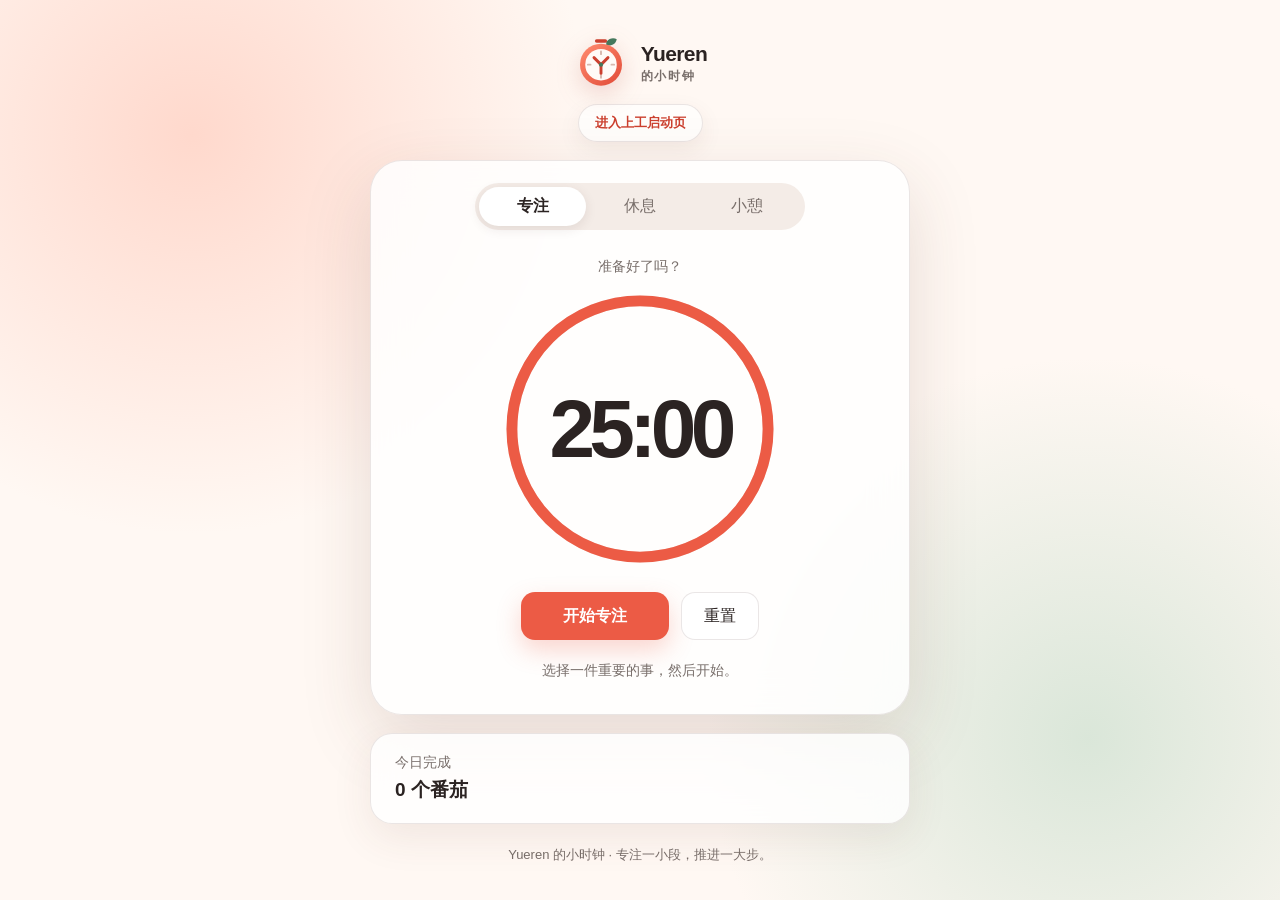
<file: index.html>
<!doctype html>
<html lang="zh-CN">
  <head>
    <meta charset="UTF-8" />
    <meta name="viewport" content="width=device-width, initial-scale=1.0" />
    <meta name="description" content="Yueren 的小时钟，一个打开即用的番茄专注倒计时工具。" />
    <title>Yueren 的小时钟</title>
    <link rel="icon" href="favicon.svg?v=workday-favicon-1" type="image/svg+xml" />
    <link rel="stylesheet" href="styles.css?v=yueren-logo-1" />
  </head>
  <body>
    <main class="app-shell">
      <header class="brand" aria-label="Yueren 的小时钟">
        <svg class="brand-logo" viewBox="0 0 64 64" aria-hidden="true">
          <defs>
            <linearGradient id="clock-face" x1="12" y1="10" x2="52" y2="56" gradientUnits="userSpaceOnUse">
              <stop stop-color="#ff8b6f" />
              <stop offset="1" stop-color="#e34f3b" />
            </linearGradient>
          </defs>
          <path class="clock-leaf" d="M38 9c4-5 9-5 12-3-1 5-5 8-12 7" />
          <path class="clock-crown" d="M27 8h10" />
          <circle class="clock-case" cx="32" cy="35" r="24" />
          <circle class="clock-dial" cx="32" cy="35" r="18" />
          <path class="clock-ticks" d="M32 20v3M47 35h-3M32 50v-3M17 35h3" />
          <path class="clock-y" d="M24 27l8 8 8-8M32 35v10" />
          <circle class="clock-pin" cx="32" cy="35" r="2.4" />
        </svg>
        <span class="brand-copy">
          <strong class="brand-name">Yueren</strong>
          <span class="brand-subtitle">的小时钟</span>
        </span>
      </header>

      <a class="workday-entry" href="workday.html">进入上工启动页</a>

      <section class="timer-card" aria-labelledby="timer-heading">
        <div class="mode-switch" aria-label="计时模式">
          <button class="mode-button active" data-mode="focus" type="button">专注</button>
          <button class="mode-button" data-mode="break" type="button">休息</button>
          <button class="mode-button" data-mode="nap" type="button">小憩</button>
        </div>

        <p class="eyebrow" id="timer-heading">准备好了吗？</p>

        <div class="timer-visual">
          <svg class="progress-ring" viewBox="0 0 240 240" aria-hidden="true">
            <circle class="progress-track" cx="120" cy="120" r="106" />
            <circle class="progress-value" cx="120" cy="120" r="106" />
          </svg>
          <div class="time" id="time" role="timer" aria-live="off">25:00</div>
        </div>

        <div class="actions">
          <button class="primary-button" id="toggle-button" type="button">开始专注</button>
          <button class="secondary-button" id="reset-button" type="button">重置</button>
          <button class="alarm-button" id="stop-alarm-button" type="button" hidden>停止响铃</button>
        </div>

        <p class="hint" id="status" aria-live="polite">选择一件重要的事，然后开始。</p>
      </section>

      <section class="today-card" aria-label="今日专注统计">
        <div>
          <p class="today-label">今日完成</p>
          <p class="today-value"><span id="rounds">0</span> 个番茄</p>
        </div>
        <div class="tomato-dots" id="tomato-dots" aria-hidden="true"></div>
      </section>

      <footer>Yueren 的小时钟 · 专注一小段，推进一大步。</footer>
    </main>

    <script src="app.js?v=yueren-logo-1"></script>
  </body>
</html>
</file>
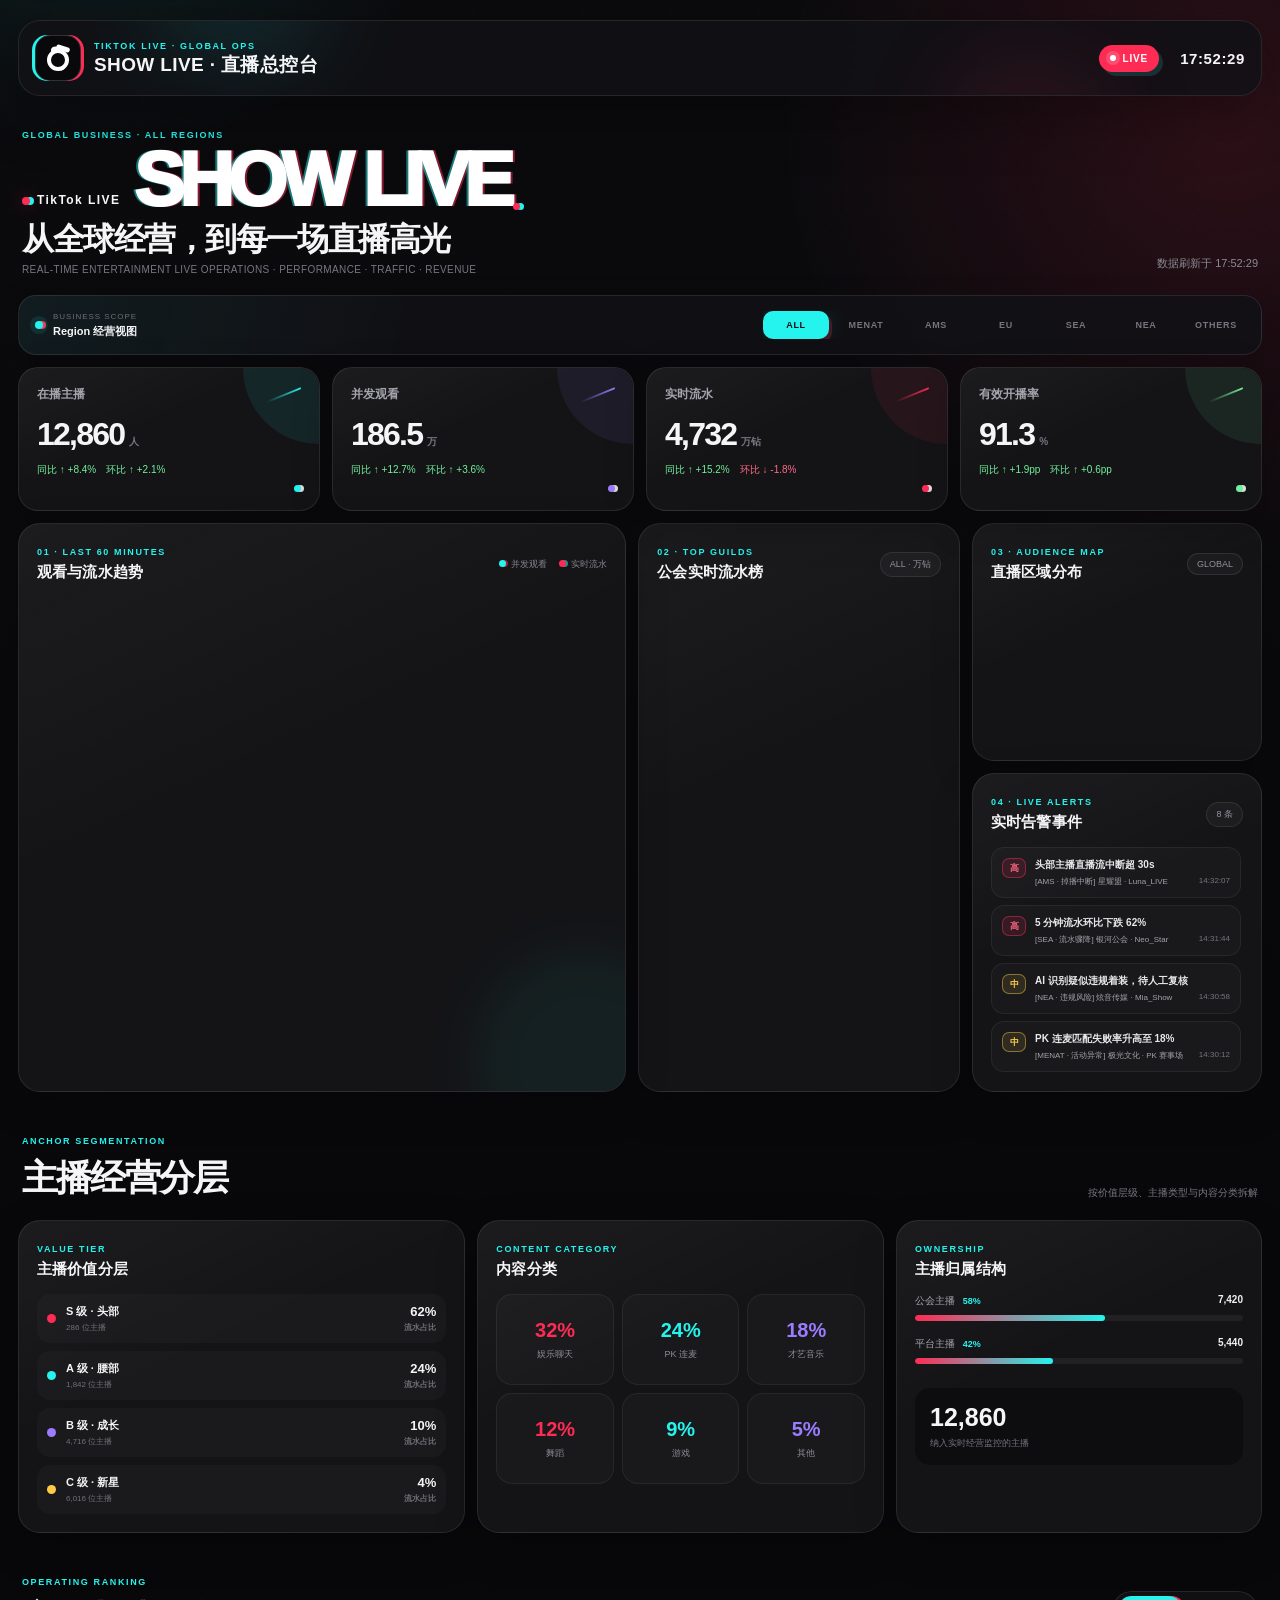
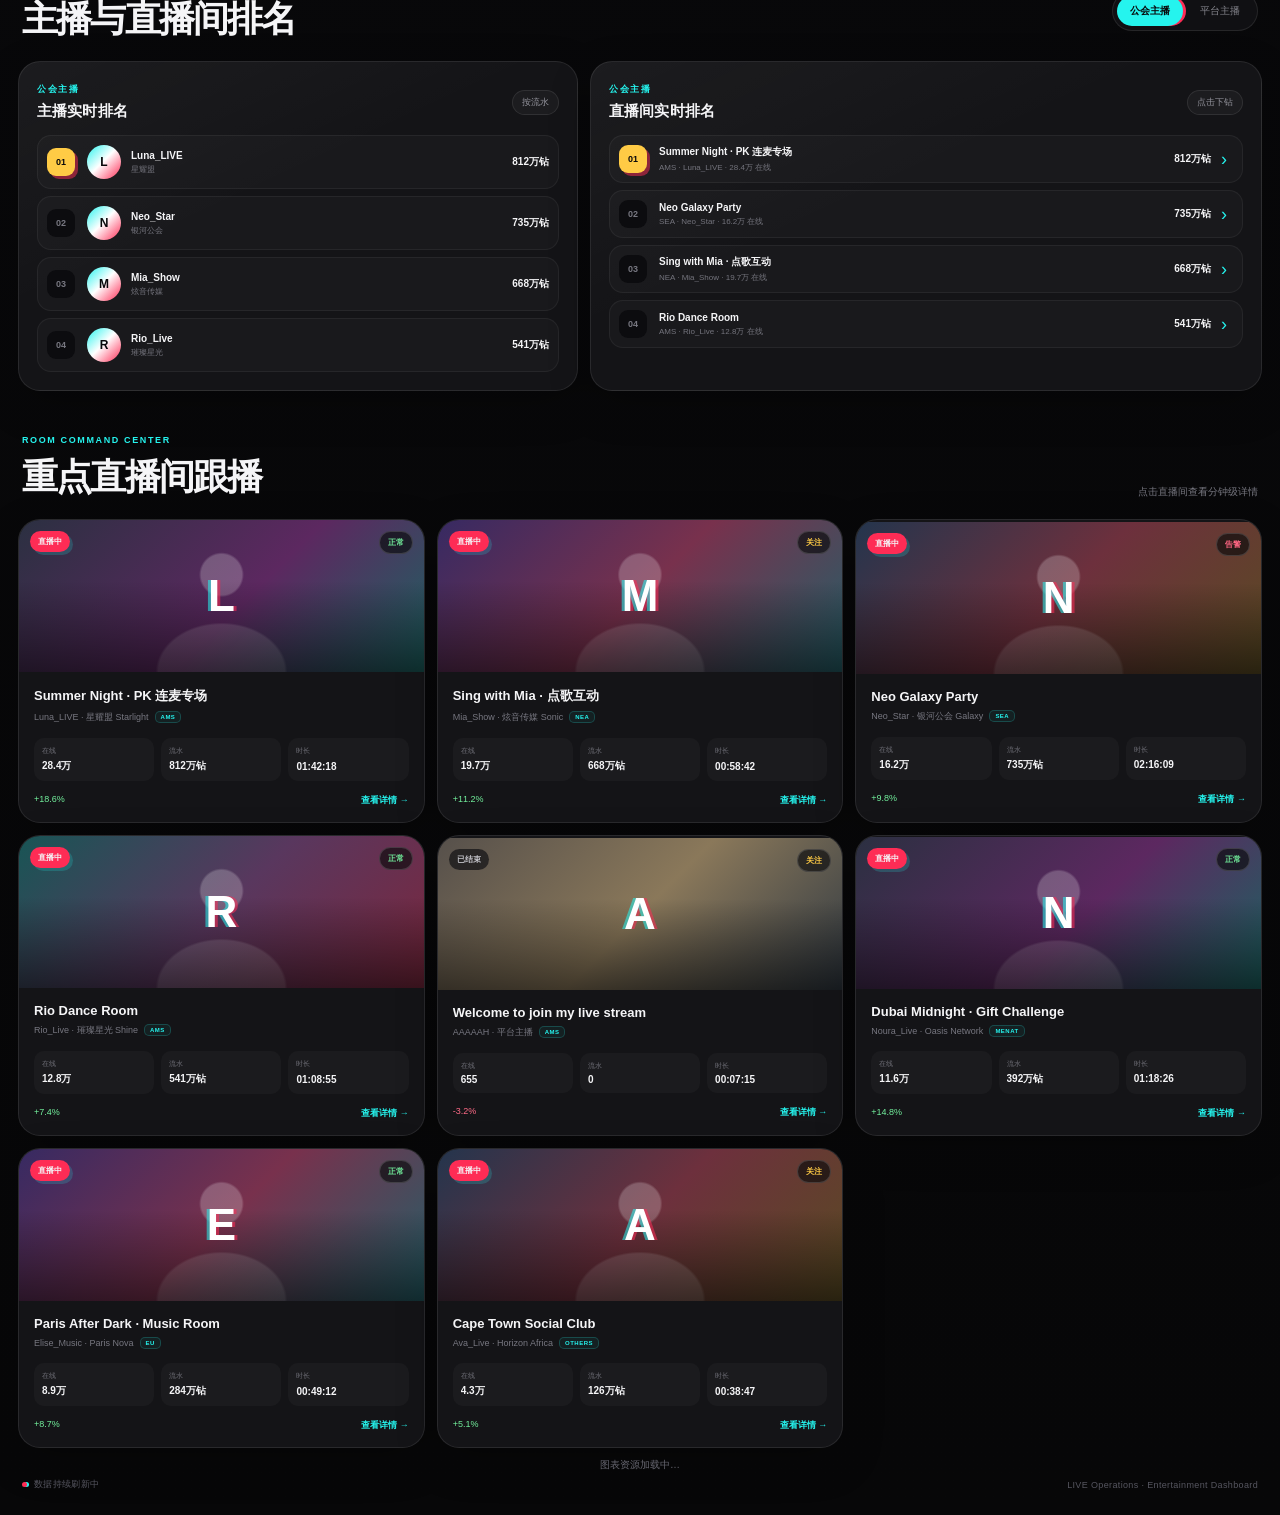
<file: live-command-center.html>
<!doctype html>
<html lang="zh-CN">
<head>
<meta charset="utf-8">
<meta name="viewport" content="width=device-width, initial-scale=1, viewport-fit=cover">
<meta name="theme-color" content="#08080a">
<link rel="icon" type="image/svg+xml" href="live-favicon.svg?v=1">
<link rel="shortcut icon" href="live-favicon.svg?v=1">
<title>TikTok LIVE · SHOW LIVE 全球直播总控台</title>
<script src="https://registry.npmmirror.com/echarts/5.5.0/files/dist/echarts.min.js"></script>
<style>
  :root {
    --bg:#08080a; --surface:#141417; --surface2:#1b1b20;
    --line:rgba(255,255,255,.09); --line2:rgba(255,255,255,.16);
    --ink:#f5f5f7; --muted:#8b8b95;
    --cyan:#25f4ee; --pink:#fe2c55; --green:#72ef9c; --yellow:#ffcb45;
  }
  * { box-sizing:border-box; }
  html,body { margin:0; min-width:320px; min-height:100%; background:var(--bg); }
  body {
    color:var(--ink);
    font-family:Inter,-apple-system,BlinkMacSystemFont,"Segoe UI","PingFang SC","Microsoft YaHei",sans-serif;
    background:
      radial-gradient(circle at 8% -8%,rgba(37,244,238,.13),transparent 25rem),
      radial-gradient(circle at 96% 4%,rgba(254,44,85,.14),transparent 28rem),
      linear-gradient(180deg,#0b0b0e 0,#08080a 40%,#070708 100%);
  }
  body::before {
    position:fixed; inset:0; z-index:0; pointer-events:none; content:"";
    background-image:radial-gradient(rgba(255,255,255,.12) .75px,transparent .75px);
    background-size:22px 22px; opacity:.15;
    -webkit-mask-image:linear-gradient(#000,transparent 75%); mask-image:linear-gradient(#000,transparent 75%);
  }
  button { font:inherit; }
  #wrap { position:relative; z-index:1; width:min(calc(100% - 36px),1440px); margin:auto; padding:20px 0 24px; }

  .topbar {
    position:relative; display:flex; align-items:center; justify-content:space-between; gap:20px;
    min-height:76px; overflow:hidden; padding:14px 16px;
    border:1px solid var(--line); border-radius:22px;
    background:rgba(18,18,22,.88); box-shadow:0 18px 60px rgba(0,0,0,.32);
    -webkit-backdrop-filter:blur(24px); backdrop-filter:blur(24px);
  }
  .topbar::before,.topbar::after {
    position:absolute; width:140px; height:140px; border-radius:50%; content:""; filter:blur(58px); opacity:.18;
  }
  .topbar::before { top:-110px; left:12%; background:var(--cyan); }
  .topbar::after { right:13%; bottom:-116px; background:var(--pink); }
  .brand,.actions,.live-pill { position:relative; z-index:1; display:flex; align-items:center; }
  .brand { gap:13px; min-width:0; }
  .mark {
    position:relative; display:grid; width:46px; height:46px; flex:0 0 46px; place-items:center;
    border:1px solid var(--line2); border-radius:15px; background:#09090b;
    box-shadow:-3px 0 var(--cyan),3px 0 var(--pink);
  }
  .mark::before,.mark::after,.mark i { position:absolute; border-radius:999px; content:""; }
  .mark::before { width:8px; height:25px; background:#fff; transform:rotate(-20deg); }
  .mark::after { bottom:9px; left:11px; width:14px; height:14px; border:4px solid #fff; background:#09090b; }
  .mark i { top:10px; right:10px; width:14px; height:5px; background:#fff; transform:rotate(18deg); }
  .eyebrow,.kicker { margin:0; color:var(--cyan); font-size:9px; font-weight:900; letter-spacing:.18em; }
  h1 { margin:4px 0 0; font-size:19px; line-height:1.1; letter-spacing:.02em; }
  .actions { gap:10px; }
  .live-pill {
    gap:7px; padding:8px 11px; border-radius:999px; color:#fff; background:var(--pink);
    font-size:10px; font-weight:900; letter-spacing:.08em; box-shadow:4px 4px 0 rgba(37,244,238,.14);
  }
  .live-pill i,.status i {
    width:6px; height:6px; border-radius:50%; background:#fff;
    box-shadow:0 0 0 4px rgba(255,255,255,.16); animation:pulse 1.5s ease-in-out infinite;
  }
  #clock { min-width:76px; font-size:15px; font-weight:850; font-variant-numeric:tabular-nums; letter-spacing:.04em; text-align:right; }

  .hero { display:flex; align-items:flex-end; justify-content:space-between; gap:20px; padding:34px 4px 20px; }
  .hero-main { min-width:0; }
  .show-live-lockup { display:flex; align-items:flex-end; gap:13px; margin:7px 0 1px; line-height:.88; }
  .show-live-lockup span {
    display:flex; align-items:center; gap:7px; margin-bottom:8px; color:#f7f7f8;
    font-size:12px; font-weight:900; letter-spacing:.12em; white-space:nowrap;
  }
  .show-live-lockup span i {
    width:8px; height:8px; border-radius:50%; background:var(--pink);
    box-shadow:4px 0 var(--cyan),0 0 18px rgba(254,44,85,.45);
  }
  .show-live-lockup strong {
    position:relative; color:#fff; font-size:clamp(48px,6.2vw,76px); font-weight:950;
    letter-spacing:-.075em; text-shadow:-2px 0 rgba(37,244,238,.48),2px 0 rgba(254,44,85,.5);
  }
  .show-live-lockup strong::after {
    position:absolute; right:-11px; bottom:4px; width:7px; height:7px; border-radius:50%;
    content:""; background:var(--pink); box-shadow:4px 0 var(--cyan);
  }
  .hero h2 { margin:8px 0 0; font-size:clamp(22px,2.5vw,33px); line-height:1.08; letter-spacing:-.045em; }
  .hero h2::after {
    display:none;
  }
  .hero-sub { margin:8px 0 0; color:#777780; font-size:10px; letter-spacing:.04em; }
  .updated { margin:0 0 4px; color:var(--muted); font-size:11px; font-variant-numeric:tabular-nums; }

  .region-filter {
    display:flex; min-height:60px; align-items:center; justify-content:space-between; gap:18px;
    margin-bottom:12px; border:1px solid var(--line); border-radius:18px; padding:10px 12px 10px 16px;
    background:linear-gradient(105deg,rgba(37,244,238,.055),transparent 32%),rgba(18,18,22,.88);
    box-shadow:0 12px 34px rgba(0,0,0,.2);
  }
  .region-filter-copy { display:flex; min-width:160px; align-items:center; gap:10px; }
  .region-filter-copy i {
    width:8px; height:8px; flex:0 0 auto; border-radius:50%; background:var(--cyan);
    box-shadow:0 0 0 5px rgba(37,244,238,.09),3px 0 var(--pink);
  }
  .region-filter-copy span { display:block; color:#6f6f79; font-size:8px; letter-spacing:.12em; }
  .region-filter-copy strong { display:block; margin-top:3px; font-size:11px; }
  .region-switch { display:flex; min-width:0; gap:4px; overflow-x:auto; scrollbar-width:none; }
  .region-switch::-webkit-scrollbar { display:none; }
  .region-switch button {
    min-width:66px; flex:0 0 auto; border:1px solid transparent; border-radius:10px; padding:8px 11px;
    color:#767680; background:transparent; font-size:9px; font-weight:900; letter-spacing:.08em;
    cursor:pointer; transition:.18s ease;
  }
  .region-switch button:hover {
    border-color:rgba(255,255,255,.08); color:#f5f5f7; background:rgba(255,255,255,.025);
  }
  .region-switch button.active {
    border-color:rgba(37,244,238,.32); color:#071012; background:var(--cyan);
    box-shadow:3px 3px 0 rgba(254,44,85,.22),0 0 22px rgba(37,244,238,.12);
  }

  .kpi-row { display:grid; grid-template-columns:repeat(4,1fr); gap:12px; margin-bottom:12px; }
  .kpi,.panel {
    border:1px solid var(--line);
    background:linear-gradient(155deg,rgba(255,255,255,.035),transparent 42%),var(--surface);
    box-shadow:0 14px 42px rgba(0,0,0,.23);
  }
  .kpi {
    position:relative; min-height:144px; overflow:hidden; padding:18px; border-radius:20px;
    transition:transform .18s ease,border-color .18s ease;
  }
  .kpi:hover { border-color:rgba(255,255,255,.2); transform:translateY(-2px); }
  .kpi::before {
    position:absolute; top:0; right:0; width:76px; height:76px; border-radius:0 20px 0 76px;
    content:""; background:var(--acc); opacity:.08;
  }
  .kpi::after {
    position:absolute; right:18px; bottom:18px; width:7px; height:7px; border-radius:50%;
    content:""; background:var(--acc); box-shadow:3px 0 rgba(255,255,255,.85);
  }
  .k-label { display:flex; align-items:center; justify-content:space-between; color:#a4a4ad; font-size:12px; font-weight:650; }
  .k-label::after {
    width:34px; height:2px; border-radius:99px; content:"";
    background:linear-gradient(90deg,transparent,var(--acc)); transform:skewY(-22deg);
  }
  .k-value { margin:13px 0 10px; font-size:32px; font-weight:900; font-variant-numeric:tabular-nums; letter-spacing:-.055em; }
  .unit { margin-left:5px; color:#777780; font-size:10px; font-weight:700; letter-spacing:0; }
  .k-delta { display:flex; gap:10px; font-size:10px; }
  .up { color:var(--green); } .down { color:#ff6b87; }

  .main-grid {
    display:grid; grid-template-columns:minmax(0,1.55fr) minmax(300px,.82fr) minmax(290px,.72fr);
    grid-template-areas:"trend rank dist" "trend rank alerts"; gap:12px;
  }
  .panel { min-width:0; padding:18px; border-radius:22px; }
  .p-trend { position:relative; grid-area:trend; overflow:hidden; }
  .p-rank { grid-area:rank; }
  .p-dist { grid-area:dist; }
  .p-alert { grid-area:alerts; }
  .p-trend::after {
    position:absolute; right:-70px; bottom:-80px; width:220px; height:220px; border-radius:50%;
    pointer-events:none; content:""; background:rgba(37,244,238,.055); filter:blur(25px);
  }
  .panel-head { display:flex; align-items:center; justify-content:space-between; gap:12px; min-height:44px; margin-bottom:11px; }
  .panel-head h3 { margin:6px 0 0; font-size:15px; letter-spacing:.01em; }
  .chip { padding:5px 9px; border:1px solid var(--line); border-radius:999px; color:#93939c; background:rgba(255,255,255,.035); font-size:9px; }
  .legend { display:flex; gap:12px; color:#85858e; font-size:9px; }
  .legend span::before {
    display:inline-block; width:7px; height:7px; margin-right:5px; border-radius:50%;
    content:""; background:var(--cyan); box-shadow:2px 0 rgba(254,44,85,.55);
  }
  .legend span:last-child::before { background:var(--pink); box-shadow:2px 0 rgba(37,244,238,.55); }
  .chart { position:relative; z-index:1; width:100%; }
  #trend,#rank { height:440px; }
  #dist { height:145px; }

  .alert-list { max-height:226px; overflow:auto; padding-right:2px; }
  .alert-list::-webkit-scrollbar { width:4px; }
  .alert-list::-webkit-scrollbar-thumb { border-radius:99px; background:rgba(255,255,255,.14); }
  .alert-item {
    display:grid; grid-template-columns:auto 1fr; gap:9px; margin-bottom:7px; padding:10px;
    border:1px solid rgba(255,255,255,.06); border-radius:13px; background:rgba(255,255,255,.025);
  }
  .sev {
    display:inline-grid; min-width:24px; height:20px; place-items:center; border-radius:7px;
    font-size:9px; font-weight:900;
  }
  .sev-high { border:1px solid rgba(254,44,85,.45); color:#ff6683; background:rgba(254,44,85,.12); }
  .sev-mid { border:1px solid rgba(255,203,69,.45); color:var(--yellow); background:rgba(255,203,69,.1); }
  .sev-low { border:1px solid rgba(37,244,238,.4); color:var(--cyan); background:rgba(37,244,238,.09); }
  .a-body { min-width:0; }
  .a-title { color:#e8e8eb; font-size:10px; font-weight:750; line-height:1.4; }
  .a-meta { display:flex; justify-content:space-between; gap:8px; margin-top:4px; color:#75757e; font-size:8px; }
  .a-type { color:#a2a2aa; }
  #st { min-height:18px; padding:10px 4px 0; color:#666670; font-size:10px; text-align:center; }
  .footer {
    display:flex; align-items:center; justify-content:space-between; gap:16px;
    padding:6px 4px 0; color:#565660; font-size:9px; letter-spacing:.04em;
  }
  .status { display:flex; align-items:center; gap:7px; }
  .status i { display:block; width:5px; height:5px; background:var(--pink); box-shadow:2px 0 var(--cyan); }

  @keyframes pulse { 50% { opacity:.34; transform:scale(.78); } }
  @media (max-width:1080px) {
    .main-grid { grid-template-columns:1fr 1fr; grid-template-areas:"trend trend" "rank dist" "rank alerts"; }
    #trend { height:330px; }
  }
  @media (max-width:720px) {
    #wrap { width:min(calc(100% - 22px),620px); padding-top:11px; }
    .topbar { align-items:flex-start; min-height:66px; padding:12px; border-radius:18px; }
    .mark { width:40px; height:40px; flex-basis:40px; border-radius:13px; }
    .mark::before { height:21px; }
    .mark::after { bottom:8px; left:9px; width:12px; height:12px; }
    h1 { font-size:16px; }
    .live-pill { display:none; }
    #clock { min-width:68px; font-size:13px; }
    .hero { align-items:flex-start; flex-direction:column; gap:11px; padding:31px 3px 17px; }
    .show-live-lockup { align-items:flex-start; flex-direction:column; gap:2px; }
    .show-live-lockup span { margin-bottom:2px; font-size:10px; }
    .show-live-lockup strong { font-size:clamp(45px,15vw,64px); }
    .hero h2 { font-size:clamp(22px,7vw,30px); }
    .updated { margin:0; }
    .region-filter { align-items:flex-start; flex-direction:column; gap:9px; }
    .region-switch { width:100%; }
    .region-switch button { min-width:72px; }
    .kpi-row { grid-template-columns:repeat(2,minmax(0,1fr)); gap:9px; }
    .kpi { min-height:128px; padding:14px; border-radius:17px; }
    .k-value { font-size:clamp(23px,7vw,28px); }
    .main-grid { grid-template-columns:minmax(0,1fr); grid-template-areas:"trend" "rank" "dist" "alerts"; gap:10px; }
    .panel { padding:14px; border-radius:18px; }
    #trend { height:265px; }
    #rank { height:360px; }
    #dist { height:250px; }
    .alert-list { max-height:none; }
    .footer { align-items:flex-start; flex-direction:column; }
  }
  @media (max-width:390px) {
    #wrap { width:min(calc(100% - 18px),372px); }
    .topbar { padding:11px; }
    .eyebrow { display:none; }
    .brand { gap:9px; }
    .show-live-lockup strong { font-size:44px; }
    .hero h2 { font-size:23px; }
    .kpi { min-height:121px; }
    .k-label { font-size:10px; }
    .k-label::after { width:24px; }
  }
  .section-block{padding-top:44px;scroll-margin-top:90px}
  .section-head{display:flex;align-items:flex-end;justify-content:space-between;gap:20px;padding:0 4px 17px}
  .section-head h2{margin:8px 0 0;font-size:clamp(25px,3vw,36px);letter-spacing:-.05em}
  .section-head>p{margin:0 0 3px;color:#777780;font-size:10px}
  .segment-grid{display:grid;grid-template-columns:1.1fr 1fr .9fr;gap:12px}
  .tier-list{display:grid;gap:8px}
  .tier-item{display:grid;grid-template-columns:auto 1fr auto;align-items:center;gap:10px;padding:10px;border-radius:13px;background:rgba(255,255,255,.025)}
  .tier-dot{width:9px;height:9px;border-radius:50%}
  .tier-item p,.tier-item b{margin:0}
  .tier-item p{display:grid;gap:3px}.tier-item p strong{font-size:11px}
  .tier-item small{color:#707078;font-size:8px}.tier-item b{display:grid;gap:3px;text-align:right;font-size:13px}
  .type-cloud{display:grid;grid-template-columns:repeat(3,1fr);gap:8px}.type-cloud.two-types{grid-template-columns:repeat(2,1fr)}
  .type-item{display:grid;min-height:91px;place-items:center;align-content:center;border:1px solid rgba(255,255,255,.06);border-radius:16px;background:rgba(255,255,255,.025)}
  .type-item strong{font-size:20px}.type-item span{margin-top:6px;color:#8c8c95;font-size:9px}
  .type-item:nth-child(3n+1) strong{color:var(--pink)}.type-item:nth-child(3n+2) strong{color:var(--cyan)}.type-item:nth-child(3n) strong{color:#9b7cff}
  .ownership-bars{display:grid;gap:16px}.ownership-bars p{display:flex;justify-content:space-between;margin:0 0 7px;color:#a5a5ad;font-size:10px}
  .ownership-bars p strong{color:#f1f1f3}.ownership-bars p em{margin-left:5px;color:var(--cyan);font-size:9px;font-style:normal;font-weight:900}.ownership-bars i{display:block;overflow:hidden;height:6px;border-radius:99px;background:rgba(255,255,255,.055)}
  .ownership-bars b{display:block;height:100%;border-radius:inherit;background:linear-gradient(90deg,var(--pink),var(--cyan))}
  .ownership-total{margin-top:24px;padding:15px;border-radius:15px;background:#0d0d10}.ownership-total strong{display:block;font-size:25px}.ownership-total span{color:#74747d;font-size:9px}
  .ranking-head{align-items:center}.scope-switch{display:flex;gap:4px;padding:4px;border:1px solid var(--line);border-radius:999px;background:#101013}
  .scope-switch button{border:0;border-radius:999px;padding:8px 13px;color:#85858d;background:transparent;font-size:10px;cursor:pointer}
  .scope-switch button.active{color:#08080a;background:var(--cyan);font-weight:900;box-shadow:3px 0 var(--pink)}
  .ranking-grid{display:grid;grid-template-columns:1fr 1.2fr;gap:12px}
  .ranking-list{display:grid;gap:7px}
  .rank-row{display:grid;grid-template-columns:30px 34px 1fr auto;align-items:center;gap:10px;padding:9px;border:1px solid rgba(255,255,255,.055);border-radius:14px;background:rgba(255,255,255,.022)}
  button.rank-row{grid-template-columns:30px 1fr auto 12px;width:100%;color:inherit;text-align:left;cursor:pointer}
  button.rank-row:hover{border-color:rgba(37,244,238,.25);background:rgba(37,244,238,.035)}
  .rank-index{display:grid;width:28px;height:28px;place-items:center;border-radius:9px;color:#777780;background:#0c0c0f;font-size:9px;font-weight:900}
  .rank-row:first-child .rank-index{color:#08080a;background:var(--yellow);box-shadow:3px 3px rgba(254,44,85,.5)}
  .mini-avatar{display:grid;width:34px;height:34px;place-items:center;border-radius:50%;color:#08080a;background:linear-gradient(135deg,var(--cyan),#fff 48%,var(--pink));font-size:12px;font-weight:900}
  .rank-row p{display:grid;gap:3px;min-width:0;margin:0}.rank-row p strong{overflow:hidden;font-size:10px;text-overflow:ellipsis;white-space:nowrap}.rank-row p small{color:#74747d;font-size:8px}
  .rank-row>b{font-size:10px;white-space:nowrap}.rank-row>em{color:var(--cyan);font-size:18px;font-style:normal}
  .room-grid{display:grid;grid-template-columns:repeat(3,1fr);gap:12px}
  .room-card{overflow:hidden;border:1px solid var(--line);border-radius:22px;padding:0;color:inherit;background:var(--surface);text-align:left;box-shadow:0 14px 42px rgba(0,0,0,.22);cursor:pointer;transition:.18s}
  .room-card:hover{border-color:rgba(37,244,238,.28);transform:translateY(-3px)}
  .room-cover{position:relative;display:grid;height:152px;place-items:center;overflow:hidden;background:radial-gradient(circle at 50% 36%,rgba(255,255,255,.22) 0 9%,transparent 10%),radial-gradient(ellipse at 50% 100%,rgba(255,255,255,.16) 0 22%,transparent 23%),linear-gradient(135deg,#2b3041,#5c2860 55%,#1b6461)}
  .room-cover.cover-1{background:radial-gradient(circle at 50% 36%,rgba(255,255,255,.22) 0 9%,transparent 10%),radial-gradient(ellipse at 50% 100%,rgba(255,255,255,.16) 0 22%,transparent 23%),linear-gradient(135deg,#372a62,#78314d,#235f67)}
  .room-cover.cover-2{background:radial-gradient(circle at 50% 36%,rgba(255,255,255,.22) 0 9%,transparent 10%),radial-gradient(ellipse at 50% 100%,rgba(255,255,255,.16) 0 22%,transparent 23%),linear-gradient(135deg,#24354d,#6d303d,#594b22)}
  .room-cover.cover-3{background:radial-gradient(circle at 50% 36%,rgba(255,255,255,.22) 0 9%,transparent 10%),radial-gradient(ellipse at 50% 100%,rgba(255,255,255,.16) 0 22%,transparent 23%),linear-gradient(135deg,#185555,#59375e,#7b273d)}
  .room-cover.cover-4{background:linear-gradient(135deg,#56504b,#8a785a,#303942)}
  .room-cover:after{position:absolute;inset:0;content:"";background:linear-gradient(transparent 40%,rgba(0,0,0,.55))}
  .room-status,.risk-badge{position:absolute;z-index:2;top:11px;border-radius:999px;padding:5px 8px;font-size:8px;font-weight:900}
  .room-status{left:11px;background:var(--pink);box-shadow:3px 3px rgba(37,244,238,.18)}.room-status.ended{color:#c5c5cb;background:rgba(18,18,21,.72);box-shadow:none}
  .risk-badge{right:11px;border:1px solid rgba(255,255,255,.15);background:rgba(10,10,12,.65)}.risk-normal{color:var(--green)}.risk-watch{color:var(--yellow)}.risk-alert{color:#ff6683}
  .cover-avatar{position:relative;z-index:1;color:#fff;font-size:44px;font-weight:900;text-shadow:-3px 0 rgba(37,244,238,.55),3px 0 rgba(254,44,85,.55)}
  .room-copy{padding:15px}.room-copy h3{overflow:hidden;margin:0;font-size:13px;text-overflow:ellipsis;white-space:nowrap}.room-copy>p{margin:6px 0 14px;color:#777780;font-size:9px}
  .room-region{display:inline-flex;margin-left:6px;border:1px solid rgba(37,244,238,.2);border-radius:5px;padding:2px 5px;color:var(--cyan);background:rgba(37,244,238,.055);font-size:6px;font-weight:900;letter-spacing:.08em;vertical-align:1px}
  .room-stats{display:grid;grid-template-columns:repeat(3,1fr);gap:7px}.room-stats span{display:grid;gap:3px;padding:8px;border-radius:10px;background:rgba(255,255,255,.03)}
  .room-stats small{color:#707078;font-size:7px}.room-stats strong{overflow:hidden;font-size:10px;text-overflow:ellipsis}.room-action{display:flex;justify-content:space-between;margin-top:13px;font-size:9px}.room-action b{color:var(--cyan)}
  .drawer-backdrop{position:fixed;inset:0;z-index:100;display:none;justify-content:flex-end;background:rgba(0,0,0,.7);backdrop-filter:blur(8px)}
  .drawer-backdrop.open{display:flex}.room-drawer{width:min(100%,920px);height:100%;overflow-y:auto;padding:22px;border-left:1px solid var(--line2);background:#0c0c0f;box-shadow:-28px 0 80px rgba(0,0,0,.45)}
  body.detail-mode{background:#08080a}body.detail-mode #wrap{display:none}
  body.detail-mode .drawer-backdrop.open{position:relative;display:flex;min-height:100vh;background:radial-gradient(circle at 6% 0,rgba(37,244,238,.1),transparent 26rem),radial-gradient(circle at 96% 4%,rgba(254,44,85,.12),transparent 28rem),#08080a;backdrop-filter:none}
  body.detail-mode .room-drawer{width:min(calc(100% - 36px),1440px);height:auto;min-height:100vh;margin:auto;overflow:visible;border:0;padding:20px 0;background:transparent;box-shadow:none}
  body.detail-mode .drawer-top{top:10px;margin:0 0 16px;padding:13px 16px;border:1px solid var(--line);border-radius:20px;background:rgba(17,17,20,.92)}
  .drawer-top{position:sticky;top:-22px;z-index:5;display:flex;align-items:center;justify-content:space-between;margin:-22px -22px 18px;padding:20px 22px 14px;background:rgba(12,12,15,.92);backdrop-filter:blur(20px)}
  .drawer-top h2{margin:5px 0 0;font-size:22px}.drawer-actions,.sync-badge{display:flex;align-items:center}.drawer-actions{gap:10px}.sync-badge{gap:7px;padding:8px 11px;border:1px solid rgba(114,239,156,.22);border-radius:999px;color:var(--green);background:rgba(114,239,156,.06);font-size:9px;font-weight:900}.sync-badge i{width:6px;height:6px;border-radius:50%;background:var(--green);box-shadow:0 0 0 4px rgba(114,239,156,.12);animation:pulse 1.2s infinite}.close-btn{display:grid;width:38px;height:38px;place-items:center;border:1px solid var(--line);border-radius:50%;color:#fff;background:rgba(255,255,255,.045);font-size:24px;cursor:pointer}
  .room-hero{display:grid;grid-template-columns:minmax(280px,.82fr) minmax(360px,1.18fr);gap:12px}
  .video-stage{position:relative;min-height:430px;overflow:hidden;border:1px solid var(--line);border-radius:22px;background:radial-gradient(circle at 54% 35%,rgba(255,255,255,.3) 0 6%,transparent 7%),radial-gradient(ellipse at 52% 85%,rgba(255,255,255,.13) 0 23%,transparent 24%),linear-gradient(150deg,#242c35,#725745 45%,#2d6463)}
  .video-stage:after{position:absolute;inset:0;content:"";background:linear-gradient(rgba(0,0,0,.1),transparent 44%,rgba(0,0,0,.78))}
  .ai-badge{position:absolute;z-index:2;top:14px;right:14px;padding:7px 9px;border-radius:10px;background:#8f5af5;font-size:9px;font-weight:900}
  .stage-copy{position:absolute;z-index:2;top:52px;left:14px;display:grid;gap:4px;max-width:70%;padding:10px;border-radius:12px;background:rgba(0,0,0,.5)}.stage-copy strong{font-size:11px}.stage-copy span{font-size:8px}
  .play-btn{position:absolute;z-index:2;top:50%;left:50%;display:grid;width:76px;height:76px;place-items:center;border:1px solid rgba(255,255,255,.2);border-radius:50%;background:rgba(0,0,0,.54);transform:translate(-50%,-50%)}
  .play-btn i{width:0;height:0;margin-left:6px;border-top:13px solid transparent;border-bottom:13px solid transparent;border-left:20px solid #fff}
  .identity-card,.detail-section{border:1px solid var(--line);border-radius:22px;background:var(--surface)}.identity-card{padding:18px}
  .identity-head{display:grid;grid-template-columns:auto 1fr auto;align-items:center;gap:12px;padding-bottom:16px;border-bottom:1px solid var(--line)}
  .identity-head h3{margin:0;font-size:17px}.identity-head p{margin:4px 0 0;color:#73737d;font-size:9px}.detail-avatar{display:grid;width:46px;height:46px;place-items:center;border-radius:50%;color:#08080a;background:linear-gradient(135deg,var(--cyan),#fff 48%,var(--pink));font-weight:900}
  .level-badge{display:grid;width:30px;height:30px;place-items:center;border-radius:9px;color:#09090b;background:var(--yellow);font-weight:900;box-shadow:3px 3px rgba(254,44,85,.5)}
  .identity-stats{display:grid;grid-template-columns:repeat(3,1fr);gap:8px;padding:16px 0;border-bottom:1px solid var(--line)}.identity-stats span{display:grid;gap:4px;color:#74747d;font-size:8px;text-align:center}.identity-stats strong{color:#f2f2f4;font-size:14px}
  .profile-list{display:grid;grid-template-columns:1fr 1fr;gap:13px 18px;margin:17px 0 0}.profile-list dt{margin-bottom:4px;color:#6e6e77;font-size:8px}.profile-list dd{overflow:hidden;margin:0;color:#d7d7dc;font-size:10px;text-overflow:ellipsis;white-space:nowrap}
  .detail-section{margin-top:12px;padding:18px}.detail-head{display:flex;align-items:center;justify-content:space-between;margin-bottom:14px}.detail-head h3{margin:6px 0 0;font-size:15px}
  .metric-matrix{display:grid;grid-template-columns:repeat(4,1fr);gap:8px}.metric-matrix article{position:relative;display:grid;min-height:92px;align-content:center;padding:12px;border:1px solid rgba(255,255,255,.055);border-radius:14px;background:rgba(255,255,255,.022)}
  .metric-matrix span{color:#777780;font-size:8px}.metric-matrix strong{margin-top:7px;font-size:18px}.metric-matrix small{position:absolute;right:10px;bottom:10px;color:var(--green);font-size:7px}
  #detailTrend{width:100%;height:360px}.multi-legend{display:flex;flex-wrap:wrap;gap:8px 15px;margin-bottom:8px;color:#8b8b94;font-size:9px}.multi-legend span:before{display:inline-block;width:16px;height:3px;margin-right:6px;border-radius:99px;content:"";vertical-align:middle}.line-traffic:before{background:#25f4ee}.line-watch:before{background:#49a8ff}.line-like:before{background:#9b7cff}.line-follow:before{background:#ffcb45}.line-gift:before{background:#fe2c55}.line-revenue:before{background:#72ef9c}
  .correlation-note{display:grid;grid-template-columns:auto 1fr;gap:12px;margin-top:8px;padding:12px;border:1px solid rgba(37,244,238,.15);border-radius:14px;background:rgba(37,244,238,.04)}.correlation-note strong{color:var(--cyan);font-size:9px}.correlation-note p{margin:0;color:#a0a0a8;font-size:9px;line-height:1.55}
  body.detail-mode .metric-matrix{grid-template-columns:repeat(6,1fr)}
  .event-line{display:grid;grid-template-columns:46px 70px 1fr;align-items:center;gap:10px;margin-top:8px;padding:10px;border-radius:12px;background:rgba(255,255,255,.025);font-size:9px}.event-line time{color:#777780}.event-line p{margin:0;color:#a0a0a8}.event-cyan{color:var(--cyan)}.event-pink{color:#ff6683}.event-yellow{color:var(--yellow)}
  @media(max-width:1100px){.segment-grid{grid-template-columns:1fr 1fr}.ownership-panel{grid-column:auto}.room-grid{grid-template-columns:repeat(2,1fr)}}
  @media(max-width:720px){.section-head{align-items:flex-start;flex-direction:column;gap:10px}.segment-grid,.ranking-grid{grid-template-columns:1fr}.ranking-head{align-items:flex-start}.scope-switch{width:100%;overflow:auto}.scope-switch button{flex:1 0 auto}.room-grid{grid-template-columns:1fr}.room-cover{height:175px}.room-hero{grid-template-columns:1fr}.video-stage{min-height:430px}.metric-matrix,body.detail-mode .metric-matrix{grid-template-columns:repeat(2,1fr)}.room-drawer{padding:14px}.drawer-top{top:-14px;margin:-14px -14px 12px;padding:15px 14px 12px}body.detail-mode .room-drawer{width:calc(100% - 20px);padding-top:10px}.sync-badge{display:none}.correlation-note{grid-template-columns:1fr}}
  body.detail-mode {
    height:100vh;
    overflow:hidden;
    background:#07070a;
  }
  body.detail-mode .drawer-backdrop.open {
    position:fixed;
    inset:0;
    min-height:0;
    overflow:hidden;
    background:
      radial-gradient(circle at 5% 0,rgba(37,244,238,.09),transparent 30rem),
      radial-gradient(circle at 97% 6%,rgba(254,44,85,.11),transparent 32rem),
      #08080a;
  }
  body.detail-mode .room-drawer {
    width:100%;
    height:100vh;
    min-height:0;
    margin:0;
    overflow-x:hidden;
    overflow-y:auto;
    overscroll-behavior:contain;
    padding:12px 14px 14px;
    scrollbar-color:rgba(255,255,255,.16) transparent;
    scrollbar-width:thin;
    -webkit-overflow-scrolling:touch;
  }
  body.detail-mode .room-drawer::-webkit-scrollbar { width:5px; }
  body.detail-mode .room-drawer::-webkit-scrollbar-thumb {
    border-radius:99px;
    background:rgba(255,255,255,.16);
  }
  body.detail-mode .drawer-top {
    top:0;
    min-height:58px;
    margin:0 0 10px;
    padding:8px 12px;
    border-radius:16px;
    background:rgba(15,15,19,.92);
    box-shadow:0 12px 34px rgba(0,0,0,.22);
  }
  body.detail-mode .drawer-top h2 {
    margin:3px 0 0;
    font-size:18px;
  }
  .follow-grid {
    display:grid;
    height:auto;
    min-height:1370px;
    grid-template-columns:minmax(330px,.96fr) minmax(410px,1.2fr) minmax(280px,.82fr);
    grid-template-rows:minmax(280px,.43fr) minmax(360px,.57fr) minmax(660px,auto);
    grid-template-areas:
      "video performance funnel"
      "video trend ai"
      "sources sources sources";
    gap:10px;
  }
  .follow-panel {
    position:relative;
    min-width:0;
    min-height:0;
    overflow:hidden;
    border:1px solid var(--line);
    border-radius:18px;
    background:
      linear-gradient(150deg,rgba(255,255,255,.035),transparent 44%),
      rgba(18,18,22,.94);
    box-shadow:0 16px 44px rgba(0,0,0,.22);
  }
  .follow-head {
    display:flex;
    min-height:50px;
    align-items:center;
    justify-content:space-between;
    gap:10px;
    padding:11px 13px 9px;
    border-bottom:1px solid rgba(255,255,255,.065);
  }
  .follow-head h3 {
    margin:3px 0 0;
    font-size:13px;
  }
  .head-note {
    color:#6f6f79;
    font-size:8px;
    white-space:nowrap;
  }
  .live-view {
    display:flex;
    grid-area:video;
    flex-direction:column;
  }
  .live-view .follow-head {
    position:absolute;
    z-index:5;
    top:0;
    right:0;
    left:0;
    border:0;
    background:linear-gradient(rgba(0,0,0,.72),transparent);
  }
  .stream-health {
    display:flex;
    align-items:center;
    gap:6px;
    color:#c8c8ce;
    font-size:8px;
  }
  .stream-health i {
    width:6px;
    height:6px;
    border-radius:50%;
    background:var(--green);
    box-shadow:0 0 0 4px rgba(114,239,156,.12);
    animation:pulse 1.2s infinite;
  }
  .live-stage {
    position:relative;
    min-height:0;
    flex:1;
    overflow:hidden;
    background:
      radial-gradient(circle at 54% 32%,rgba(255,255,255,.34) 0 5.5%,transparent 5.8%),
      radial-gradient(ellipse at 52% 76%,rgba(255,255,255,.14) 0 24%,transparent 24.5%),
      linear-gradient(150deg,#242c35,#735645 43%,#2a6865);
  }
  .live-stage::after {
    position:absolute;
    inset:0;
    z-index:1;
    content:"";
    background:
      linear-gradient(90deg,rgba(0,0,0,.22),transparent 30%,transparent 70%,rgba(0,0,0,.13)),
      linear-gradient(transparent 42%,rgba(0,0,0,.78));
  }
  .live-stage .ai-badge {
    top:62px;
    right:12px;
  }
  .live-stage .stage-copy {
    top:62px;
    left:12px;
    max-width:72%;
  }
  .live-stage .play-btn {
    width:68px;
    height:68px;
  }
  .video-bottom {
    position:absolute;
    z-index:3;
    right:12px;
    bottom:12px;
    left:12px;
  }
  .anchor-compact {
    display:grid;
    grid-template-columns:auto minmax(0,1fr);
    align-items:center;
    gap:9px;
    padding:10px;
    border:1px solid rgba(255,255,255,.12);
    border-radius:14px;
    background:rgba(8,8,10,.66);
    backdrop-filter:blur(18px);
  }
  .anchor-compact .detail-avatar {
    width:38px;
    height:38px;
    font-size:12px;
  }
  .anchor-main {
    display:flex;
    min-width:0;
    align-items:center;
    justify-content:space-between;
    gap:10px;
  }
  .anchor-main h3 {
    overflow:hidden;
    margin:0;
    font-size:12px;
    text-overflow:ellipsis;
    white-space:nowrap;
  }
  .anchor-main p {
    margin:3px 0 0;
    color:#85858f;
    font-size:8px;
  }
  .room-facts {
    display:flex;
    flex-wrap:wrap;
    justify-content:flex-end;
    gap:5px;
  }
  .room-facts span {
    padding:5px 7px;
    border-radius:8px;
    color:#b8b8c0;
    background:rgba(255,255,255,.07);
    font-size:7px;
    white-space:nowrap;
  }
  .room-facts b {
    margin-left:3px;
    color:#fff;
    font-weight:750;
  }
  .video-health {
    display:grid;
    grid-template-columns:repeat(3,1fr);
    gap:1px;
    background:rgba(255,255,255,.06);
  }
  .video-health span {
    display:flex;
    min-height:38px;
    align-items:center;
    justify-content:center;
    gap:5px;
    color:#73737d;
    background:#101014;
    font-size:7px;
  }
  .video-health b {
    color:#d8d8de;
    font-size:9px;
  }
  .performance-card {
    grid-area:performance;
  }
  body.detail-mode .performance-card .metric-matrix {
    display:grid;
    height:calc(100% - 91px);
    grid-template-columns:repeat(3,1fr);
    gap:7px;
    padding:9px 11px 11px;
  }
  .performance-card .metric-matrix article {
    min-height:0;
    align-content:start;
    padding:10px;
    border-radius:11px;
    background:rgba(255,255,255,.026);
  }
  .performance-card .metric-matrix span {
    font-size:8px;
  }
  .performance-card .metric-matrix strong {
    margin-top:7px;
    font-size:17px;
  }
  .performance-card .metric-matrix small {
    position:static;
    margin-top:5px;
    font-size:7px;
  }
  .compare-strip {
    display:flex;
    height:41px;
    align-items:center;
    justify-content:space-between;
    gap:8px;
    padding:0 12px;
    border-top:1px solid rgba(255,255,255,.065);
    color:#777780;
    font-size:8px;
  }
  .compare-strip strong { color:var(--green); }
  .funnel-card {
    grid-area:funnel;
  }
  .funnel-body {
    display:flex;
    height:calc(100% - 51px);
    min-height:0;
    padding:10px 12px 12px;
    flex-direction:column;
    justify-content:center;
  }
  .funnel-step {
    position:relative;
    width:var(--funnel-width);
    min-height:58px;
    margin:auto;
    overflow:hidden;
    border:1px solid rgba(255,255,255,.08);
    border-radius:11px;
    padding:9px 11px;
    background:
      linear-gradient(100deg,color-mix(in srgb,var(--funnel-color) 18%,transparent),transparent),
      rgba(255,255,255,.025);
  }
  .funnel-step::before {
    position:absolute;
    top:0;
    bottom:0;
    left:0;
    width:3px;
    content:"";
    background:var(--funnel-color);
  }
  .funnel-step p {
    display:flex;
    align-items:center;
    justify-content:space-between;
    gap:8px;
    margin:0;
    color:#898993;
    font-size:8px;
  }
  .funnel-step strong {
    display:block;
    margin-top:4px;
    font-size:17px;
  }
  .funnel-step em {
    color:var(--green);
    font-size:7px;
    font-style:normal;
  }
  .funnel-connector {
    display:flex;
    min-height:26px;
    align-items:center;
    justify-content:center;
    gap:5px;
    color:#85858e;
    font-size:7px;
  }
  .funnel-connector b {
    color:#fff;
    font-size:10px;
  }
  .funnel-connector::before,
  .funnel-connector::after {
    width:18px;
    height:1px;
    content:"";
    background:rgba(255,255,255,.12);
  }
  .source-card {
    display:flex;
    grid-area:sources;
    flex-direction:column;
  }
  .source-card .follow-head {
    min-height:58px;
  }
  .source-head-actions {
    display:flex;
    align-items:center;
    gap:10px;
  }
  .source-switch {
    display:flex;
    gap:3px;
    border:1px solid rgba(255,255,255,.08);
    border-radius:9px;
    padding:3px;
    background:rgba(255,255,255,.025);
  }
  .source-switch button {
    border:0;
    border-radius:6px;
    padding:6px 10px;
    color:#777780;
    background:transparent;
    font:inherit;
    font-size:8px;
    font-weight:800;
    cursor:pointer;
    transition:.18s ease;
  }
  .source-switch button:hover { color:#f7f7f8; }
  .source-switch button.active {
    color:#08080a;
    background:var(--cyan);
    box-shadow:0 0 18px rgba(37,244,238,.18);
  }
  .source-layout {
    display:grid;
    min-height:0;
    flex:1;
    grid-template-columns:220px minmax(470px,.92fr) minmax(420px,1.08fr);
    gap:0;
  }
  .source-summary {
    display:flex;
    flex-direction:column;
    justify-content:space-between;
    border-right:1px solid rgba(255,255,255,.065);
    padding:14px 15px 13px;
    background:
      radial-gradient(circle at 12% 8%,rgba(37,244,238,.1),transparent 52%),
      rgba(255,255,255,.012);
  }
  .source-summary > p {
    margin:0;
    color:#777780;
    font-size:8px;
    line-height:1.55;
  }
  .source-kpis {
    display:grid;
    grid-template-columns:1fr 1fr;
    gap:7px;
    margin:10px 0;
  }
  .source-kpis article {
    min-width:0;
    border:1px solid rgba(255,255,255,.07);
    border-radius:10px;
    padding:9px;
    background:rgba(255,255,255,.025);
  }
  .source-kpis span {
    display:block;
    color:#74747d;
    font-size:7px;
  }
  .source-kpis strong {
    display:block;
    margin-top:5px;
    font-size:15px;
    letter-spacing:-.02em;
  }
  .source-kpis article:nth-child(1) strong { color:var(--cyan); }
  .source-kpis article:nth-child(2) strong { color:#49a8ff; }
  .source-top {
    border:1px solid rgba(37,244,238,.14);
    border-radius:11px;
    padding:10px;
    background:rgba(37,244,238,.035);
  }
  .source-top span {
    color:#777780;
    font-size:7px;
  }
  .source-top strong {
    display:block;
    margin:5px 0 3px;
    overflow:hidden;
    color:#f6f6f8;
    font-size:11px;
    text-overflow:ellipsis;
    white-space:nowrap;
  }
  .source-top small {
    color:var(--green);
    font-size:7px;
  }
  .source-table-wrap {
    min-width:0;
    overflow:hidden;
    padding:9px 12px 11px;
  }
  .source-table-head,
  .source-row {
    display:grid;
    grid-template-columns:minmax(180px,1.28fr) minmax(150px,1fr) minmax(150px,1fr) 78px 58px;
    align-items:center;
    gap:12px;
  }
  .source-table-head {
    min-height:26px;
    padding:0 8px;
    color:#666670;
    font-size:7px;
    font-weight:800;
    letter-spacing:.08em;
  }
  .source-rows {
    display:grid;
    grid-template-columns:1fr;
  }
  .source-rows .source-row {
    grid-template-columns:minmax(135px,1.25fr) minmax(110px,1fr) minmax(110px,1fr) 62px 48px;
  }
  .source-row {
    position:relative;
    width:100%;
    min-height:48px;
    border:0;
    border-top:1px solid rgba(255,255,255,.055);
    padding:5px 8px;
    color:inherit;
    background:transparent;
    font:inherit;
    text-align:left;
    cursor:pointer;
    transition:.18s ease;
  }
  .source-row:nth-child(1) {
    border-top-color:rgba(255,255,255,.09);
  }
  .source-row:hover {
    border-radius:8px;
    background:rgba(255,255,255,.025);
  }
  .source-row.selected {
    border-radius:8px;
    background:linear-gradient(90deg,rgba(37,244,238,.075),rgba(37,244,238,.01));
    box-shadow:inset 2px 0 var(--cyan);
  }
  .source-row.selected .source-name strong { color:var(--cyan); }
  .source-name {
    min-width:0;
  }
  .source-name strong {
    display:flex;
    align-items:center;
    gap:5px;
    overflow:hidden;
    font-size:9px;
    text-overflow:ellipsis;
    white-space:nowrap;
  }
  .source-name small {
    display:block;
    margin-top:3px;
    overflow:hidden;
    color:#676771;
    font-size:7px;
    text-overflow:ellipsis;
    white-space:nowrap;
  }
  .source-help {
    display:inline-grid;
    width:13px;
    height:13px;
    flex:0 0 auto;
    place-items:center;
    border:1px solid #62626c;
    border-radius:50%;
    color:#777780;
    font-size:7px;
    font-style:normal;
    cursor:help;
  }
  .source-meter {
    min-width:0;
  }
  .source-meter p {
    display:flex;
    align-items:center;
    justify-content:space-between;
    gap:5px;
    margin:0 0 5px;
    font-size:8px;
  }
  .source-meter p span { color:#767680; font-size:7px; }
  .source-meter i {
    display:block;
    height:4px;
    overflow:hidden;
    border-radius:99px;
    background:rgba(255,255,255,.065);
  }
  .source-meter i::after {
    display:block;
    width:var(--source-width);
    height:100%;
    border-radius:inherit;
    content:"";
    background:var(--source-color);
    box-shadow:0 0 9px color-mix(in srgb,var(--source-color) 42%,transparent);
    transition:width .35s ease;
  }
  .source-rate {
    font-size:10px;
  }
  .source-delta {
    color:var(--green);
    font-size:7px;
    font-weight:800;
    text-align:right;
  }
  .source-delta.down { color:var(--red); }
  .source-foot {
    display:none;
    color:#63636d;
    font-size:7px;
  }
  .source-trend-panel {
    display:flex;
    min-width:0;
    min-height:0;
    flex-direction:column;
    border-left:1px solid rgba(255,255,255,.065);
    padding:11px 13px 10px;
    background:
      radial-gradient(circle at 85% 5%,rgba(73,168,255,.075),transparent 45%),
      rgba(255,255,255,.008);
  }
  .source-trend-head {
    display:flex;
    min-height:36px;
    align-items:flex-start;
    justify-content:space-between;
    gap:10px;
  }
  .source-trend-head span {
    display:block;
    color:#666670;
    font-size:7px;
  }
  .source-trend-head strong {
    display:block;
    margin-top:4px;
    font-size:10px;
  }
  .source-chart-switch {
    display:flex;
    gap:3px;
    border:1px solid rgba(255,255,255,.07);
    border-radius:8px;
    padding:3px;
    background:rgba(255,255,255,.02);
  }
  .source-chart-switch button {
    border:0;
    border-radius:5px;
    padding:5px 8px;
    color:#6f6f79;
    background:transparent;
    font:inherit;
    font-size:7px;
    font-weight:800;
    cursor:pointer;
  }
  .source-chart-switch button.active {
    color:#f7f7f8;
    background:rgba(73,168,255,.16);
  }
  #sourceTrend {
    width:100%;
    min-height:0;
    flex:1;
  }
  .source-trend-insight {
    display:flex;
    min-height:42px;
    align-items:center;
    gap:8px;
    border-top:1px solid rgba(73,168,255,.13);
    padding:8px 2px 0;
    color:#85858f;
    font-size:7px;
    line-height:1.45;
  }
  .source-trend-insight strong {
    color:#49a8ff;
    white-space:nowrap;
  }
  .trend-card {
    display:flex;
    grid-area:trend;
    flex-direction:column;
  }
  .trend-card .follow-head {
    align-items:flex-start;
  }
  .trend-card .multi-legend {
    justify-content:flex-end;
    gap:5px 9px;
    margin:0;
    font-size:7px;
  }
  .trend-card .multi-legend span::before {
    width:10px;
    margin-right:4px;
  }
  .trend-chart {
    min-height:0;
    flex:1;
    padding:2px 5px 0;
  }
  #detailTrend {
    width:100%;
    height:100%;
    min-height:150px;
  }
  .trend-insight {
    display:flex;
    min-height:35px;
    align-items:center;
    gap:8px;
    padding:7px 11px;
    border-top:1px solid rgba(37,244,238,.13);
    color:#92929b;
    background:rgba(37,244,238,.025);
    font-size:7px;
    line-height:1.45;
  }
  .trend-insight strong {
    color:var(--cyan);
    white-space:nowrap;
  }
  .ai-card {
    display:flex;
    grid-area:ai;
    flex-direction:column;
  }
  .scan-state {
    display:flex;
    align-items:center;
    gap:6px;
    color:var(--cyan);
    font-size:8px;
    font-weight:800;
  }
  .scan-state i {
    position:relative;
    width:28px;
    height:5px;
    overflow:hidden;
    border-radius:99px;
    background:rgba(37,244,238,.13);
  }
  .scan-state i::after {
    position:absolute;
    top:0;
    bottom:0;
    width:45%;
    border-radius:inherit;
    content:"";
    background:var(--cyan);
    animation:scanSweep 1.8s ease-in-out infinite;
  }
  .ai-priority {
    margin:10px 11px 7px;
    border:1px solid rgba(254,44,85,.2);
    border-radius:12px;
    padding:10px;
    background:rgba(254,44,85,.055);
  }
  .ai-priority span {
    color:#ff6d89;
    font-size:7px;
    font-weight:900;
  }
  .ai-priority strong {
    display:block;
    margin-top:5px;
    font-size:11px;
  }
  .ai-priority p {
    margin:5px 0 0;
    color:#9999a2;
    font-size:8px;
    line-height:1.45;
  }
  .ai-actions {
    display:grid;
    min-height:0;
    gap:6px;
    margin:0;
    padding:0 11px 10px;
    list-style:none;
  }
  .ai-actions li {
    display:grid;
    grid-template-columns:auto 1fr;
    align-items:start;
    gap:8px;
    padding:8px;
    border:1px solid rgba(255,255,255,.055);
    border-radius:10px;
    background:rgba(255,255,255,.022);
  }
  .ai-actions b {
    display:grid;
    width:19px;
    height:19px;
    place-items:center;
    border-radius:6px;
    color:#08080a;
    background:var(--cyan);
    font-size:8px;
  }
  .ai-actions strong {
    display:block;
    font-size:9px;
  }
  .ai-actions p {
    margin:3px 0 0;
    color:#83838d;
    font-size:7px;
    line-height:1.4;
  }
  @keyframes scanSweep {
    0% { left:-45%; }
    100% { left:100%; }
  }
  @media(max-width:1180px) {
    .follow-grid {
      min-height:1900px;
      grid-template-columns:minmax(300px,.9fr) minmax(360px,1.1fr);
      grid-template-rows:repeat(3,minmax(240px,auto)) minmax(930px,auto);
      grid-template-areas:
        "video performance"
        "video trend"
        "funnel ai"
        "sources sources";
    }
    .source-layout { grid-template-columns:210px minmax(0,1fr); }
    .source-rows .source-row {
      grid-template-columns:minmax(180px,1.25fr) minmax(125px,1fr) minmax(125px,1fr) 70px 50px;
    }
    .source-trend-panel {
      min-height:350px;
      grid-column:1/-1;
      border-top:1px solid rgba(255,255,255,.065);
      border-left:0;
    }
  }
  @media(max-width:760px) {
    body.detail-mode .room-drawer { padding:8px; }
    body.detail-mode .drawer-top { position:sticky; min-height:54px; }
    body.detail-mode .drawer-top h2 { font-size:15px; }
    body.detail-mode .sync-badge { display:none; }
    .follow-grid {
      height:auto;
      min-height:0;
      grid-template-columns:1fr;
      grid-template-rows:none;
      grid-template-areas:"video" "performance" "funnel" "sources" "trend" "ai";
    }
    .live-view { min-height:620px; }
    .performance-card { min-height:330px; }
    .funnel-card { min-height:360px; }
    .source-card { min-height:1220px; }
    .trend-card { min-height:400px; }
    .ai-card { min-height:360px; }
    .source-card .follow-head {
      align-items:flex-start;
      flex-direction:column;
    }
    .source-head-actions {
      width:100%;
      justify-content:space-between;
    }
    .source-layout { grid-template-columns:1fr; }
    .source-summary {
      border-right:0;
      border-bottom:1px solid rgba(255,255,255,.065);
    }
    .source-kpis { grid-template-columns:repeat(4,1fr); }
    .source-rows .source-row {
      grid-template-columns:minmax(112px,1.2fr) minmax(90px,1fr) minmax(90px,1fr) 56px 42px;
      gap:7px;
    }
    .source-trend-panel {
      min-height:360px;
      grid-column:auto;
    }
    .source-table-head { display:none; }
    .anchor-main { align-items:flex-start; flex-direction:column; }
    .room-facts { justify-content:flex-start; }
  }
  @media (prefers-reduced-motion:reduce) {
    *,*::before,*::after { animation-duration:.01ms!important; animation-iteration-count:1!important; }
  }
</style>
</head>
<body>
<div id="wrap">
  <header class="topbar">
    <div class="brand">
      <span class="mark" aria-hidden="true"><i></i></span>
      <div><p class="eyebrow">TIKTOK LIVE · GLOBAL OPS</p><h1>SHOW LIVE · 直播总控台</h1></div>
    </div>
    <div class="actions">
      <span class="live-pill"><i></i>LIVE</span>
      <time id="clock">--:--:--</time>
    </div>
  </header>

  <section class="hero">
    <div class="hero-main">
      <p class="kicker" id="globalScopeLabel">GLOBAL BUSINESS · ALL REGIONS</p>
      <div class="show-live-lockup"><span><i></i>TikTok LIVE</span><strong>SHOW LIVE</strong></div>
      <h2>从全球经营，到每一场直播高光</h2>
      <p class="hero-sub">REAL-TIME ENTERTAINMENT LIVE OPERATIONS · PERFORMANCE · TRAFFIC · REVENUE</p>
    </div>
    <p class="updated" id="updated">数据持续刷新中</p>
  </section>

  <section class="region-filter" aria-labelledby="regionFilterTitle">
    <div class="region-filter-copy"><i></i><div><span>BUSINESS SCOPE</span><strong id="regionFilterTitle">Region 经营视图</strong></div></div>
    <div class="region-switch" id="regionSwitch" role="group" aria-label="选择 Region">
      <button class="active" type="button" data-region="ALL">ALL</button>
      <button type="button" data-region="MENAT">MENAT</button>
      <button type="button" data-region="AMS">AMS</button>
      <button type="button" data-region="EU">EU</button>
      <button type="button" data-region="SEA">SEA</button>
      <button type="button" data-region="NEA">NEA</button>
      <button type="button" data-region="OTHERS">OTHERS</button>
    </div>
  </section>

  <section class="kpi-row" id="kpiRow" aria-label="核心实时指标"></section>

  <section class="main-grid">
    <article class="panel p-trend">
      <div class="panel-head">
        <div><p class="kicker">01 · LAST 60 MINUTES</p><h3>观看与流水趋势</h3></div>
        <div class="legend"><span>并发观看</span><span>实时流水</span></div>
      </div>
      <div id="trend" class="chart"></div>
    </article>
    <article class="panel p-rank">
      <div class="panel-head">
        <div><p class="kicker">02 · TOP GUILDS</p><h3>公会实时流水榜</h3></div>
        <span class="chip" id="rankRegionChip">ALL · 万钻</span>
      </div>
      <div id="rank" class="chart"></div>
    </article>
    <article class="panel p-dist">
      <div class="panel-head">
        <div><p class="kicker">03 · AUDIENCE MAP</p><h3>直播区域分布</h3></div>
        <span class="chip" id="distRegionChip">GLOBAL</span>
      </div>
      <div id="dist" class="chart"></div>
    </article>
    <article class="panel p-alert">
      <div class="panel-head">
        <div><p class="kicker">04 · LIVE ALERTS</p><h3>实时告警事件</h3></div>
        <span class="chip" id="alertCount">8 条</span>
      </div>
      <div class="alert-list" id="alertList"></div>
    </article>
  </section>

  <section class="section-block" id="segments">
    <div class="section-head"><div><p class="kicker">ANCHOR SEGMENTATION</p><h2>主播经营分层</h2></div><p>按价值层级、主播类型与内容分类拆解</p></div>
    <div class="segment-grid">
      <article class="panel">
        <div class="panel-head"><div><p class="kicker">VALUE TIER</p><h3>主播价值分层</h3></div></div>
        <div class="tier-list">
          <div class="tier-item"><i class="tier-dot" style="background:#fe2c55"></i><p><strong>S 级 · 头部</strong><small>286 位主播</small></p><b>62%<small>流水占比</small></b></div>
          <div class="tier-item"><i class="tier-dot" style="background:#25f4ee"></i><p><strong>A 级 · 腰部</strong><small>1,842 位主播</small></p><b>24%<small>流水占比</small></b></div>
          <div class="tier-item"><i class="tier-dot" style="background:#9b7cff"></i><p><strong>B 级 · 成长</strong><small>4,716 位主播</small></p><b>10%<small>流水占比</small></b></div>
          <div class="tier-item"><i class="tier-dot" style="background:#ffcb45"></i><p><strong>C 级 · 新星</strong><small>6,016 位主播</small></p><b>4%<small>流水占比</small></b></div>
        </div>
      </article>
      <article class="panel">
        <div class="panel-head"><div><p class="kicker">CONTENT CATEGORY</p><h3>内容分类</h3></div></div>
        <div class="type-cloud">
          <div class="type-item"><strong>32%</strong><span>娱乐聊天</span></div><div class="type-item"><strong>24%</strong><span>PK 连麦</span></div>
          <div class="type-item"><strong>18%</strong><span>才艺音乐</span></div><div class="type-item"><strong>12%</strong><span>舞蹈</span></div>
          <div class="type-item"><strong>9%</strong><span>游戏</span></div><div class="type-item"><strong>5%</strong><span>其他</span></div>
        </div>
      </article>
      <article class="panel ownership-panel">
        <div class="panel-head"><div><p class="kicker">OWNERSHIP</p><h3>主播归属结构</h3></div></div>
        <div class="ownership-bars">
          <div><p><span>公会主播 <em>58%</em></span><strong>7,420</strong></p><i><b style="width:58%"></b></i></div>
          <div><p><span>平台主播 <em>42%</em></span><strong>5,440</strong></p><i><b style="width:42%"></b></i></div>
        </div>
        <div class="ownership-total"><strong>12,860</strong><span>纳入实时经营监控的主播</span></div>
      </article>
    </div>
  </section>

  <section class="section-block" id="rankings">
    <div class="section-head ranking-head">
      <div><p class="kicker">OPERATING RANKING</p><h2>主播与直播间排名</h2></div>
      <div class="scope-switch" id="scopeSwitch"><button class="active" data-scope="guild">公会主播</button><button data-scope="platform">平台主播</button></div>
    </div>
    <div class="ranking-grid">
      <article class="panel"><div class="panel-head"><div><p class="kicker" id="anchorScope">公会</p><h3>主播实时排名</h3></div><span class="chip">按流水</span></div><div class="ranking-list" id="anchorRanking"></div></article>
      <article class="panel"><div class="panel-head"><div><p class="kicker" id="roomScope">公会</p><h3>直播间实时排名</h3></div><span class="chip">点击下钻</span></div><div class="ranking-list" id="roomRanking"></div></article>
    </div>
  </section>

  <section class="section-block" id="rooms">
    <div class="section-head"><div><p class="kicker">ROOM COMMAND CENTER</p><h2>重点直播间跟播</h2></div><p>点击直播间查看分钟级详情</p></div>
    <div class="room-grid" id="roomGrid"></div>
  </section>

  <div id="st" role="status"></div>
  <footer class="footer">
    <span class="status"><i></i>数据持续刷新中</span>
    <span>LIVE Operations · Entertainment Dashboard</span>
  </footer>
</div>

<div class="drawer-backdrop" id="roomDrawer" aria-hidden="true">
  <aside class="room-drawer" role="dialog" aria-modal="true" aria-labelledby="drawerTitle">
    <div class="drawer-top"><div><p class="kicker" id="drawerRoomId">LIVE ROOM</p><h2 id="drawerTitle">直播间全屏实时跟播</h2></div><div class="drawer-actions"><span class="sync-badge"><i></i>实时更新 · <time id="detailClock">--:--:--</time></span><button class="close-btn" id="closeDrawer" aria-label="关闭详情">×</button></div></div>
    <main class="follow-grid">
      <section class="follow-panel live-view">
        <div class="follow-head"><div><p class="kicker">01 · LIVE FEED</p><h3>直播间实时画面</h3></div><span class="stream-health"><i></i>1080P · 低延迟</span></div>
        <div class="live-stage">
          <span class="ai-badge">✦ AI 画面扫描中</span>
          <div class="stage-copy"><strong id="detailTitle">直播间标题</strong><span id="detailDuration">直播时长</span></div>
          <button class="play-btn" aria-label="播放直播画面"><i></i></button>
          <div class="video-bottom">
            <div class="anchor-compact">
              <span class="detail-avatar" id="detailAvatar">L</span>
              <div class="anchor-main">
                <div><h3 id="detailAnchor">Luna_LIVE</h3><p id="detailHandle">@luna.live.us</p></div>
                <div class="room-facts">
                  <span>公会<b id="detailGuild">星耀盟</b></span>
                  <span>类型<b id="detailCategory">娱乐 / PK</b></span>
                  <span>地区<b id="detailRegion">US</b></span>
                  <span>风险<b id="detailRisk">正常</b></span>
                </div>
              </div>
            </div>
          </div>
        </div>
        <div class="video-health"><span>画面帧率 <b>30 FPS</b></span><span>端到端延迟 <b>1.2s</b></span><span>音画同步 <b>正常</b></span></div>
      </section>

      <section class="follow-panel performance-card">
        <div class="follow-head"><div><p class="kicker">02 · PERFORMANCE</p><h3>本场表现与基准对比</h3></div><span class="chip">分钟级刷新</span></div>
        <div class="metric-matrix" id="metricMatrix"></div>
        <div class="compare-strip"><span>综合表现超过近 7 场均值</span><strong>+16.8%</strong><span>同层主播 P78</span></div>
      </section>

      <section class="follow-panel funnel-card">
        <div class="follow-head"><div><p class="kicker">03 · CONVERSION</p><h3>曝光 → 看播 → 送礼漏斗</h3></div><span class="chip">对比近 7 场</span></div>
        <div class="funnel-body">
          <div class="funnel-step" style="--funnel-width:100%;--funnel-color:#25f4ee"><p><span>曝光 PV</span><em>较均值 +12.8%</em></p><strong id="funnelExposure">428.6万</strong></div>
          <div class="funnel-connector"><span>看播率</span><b id="funnelWatchRate">6.63%</b></div>
          <div class="funnel-step" style="--funnel-width:76%;--funnel-color:#49a8ff"><p><span>观看 UV</span><em>较均值 +18.4%</em></p><strong id="funnelWatch">28.4万</strong></div>
          <div class="funnel-connector"><span>送礼率</span><b id="funnelGiftRate">4.51%</b></div>
          <div class="funnel-step" style="--funnel-width:52%;--funnel-color:#fe2c55"><p><span>送礼人数</span><em>较均值 +22.6%</em></p><strong id="funnelGift">1.28万</strong></div>
        </div>
      </section>

      <section class="follow-panel source-card" aria-labelledby="sourceTitle">
        <div class="follow-head">
          <div><p class="kicker">04 · ENTRY TRAFFIC</p><h3 id="sourceTitle">入口流量拆解 · 曝光与看播</h3></div>
          <div class="source-head-actions">
            <div class="source-switch" id="sourceSwitch" role="group" aria-label="入口流量排序方式">
              <button class="active" type="button" data-source-sort="exposure">曝光排序</button>
              <button type="button" data-source-sort="viewers">看播排序</button>
              <button type="button" data-source-sort="rate">转化率</button>
            </div>
            <span class="sync-badge"><i></i>实时更新</span>
          </div>
        </div>
        <div class="source-layout">
          <aside class="source-summary">
            <p>追踪用户从各入口被曝光到进入直播间的完整链路，数据每 2 秒模拟刷新。</p>
            <div class="source-kpis">
              <article><span>入口曝光</span><strong id="sourceExposureTotal">428.6万</strong></article>
              <article><span>入口看播</span><strong id="sourceViewerTotal">28.4万</strong></article>
              <article><span>整体进房率</span><strong id="sourceRateTotal">6.63%</strong></article>
              <article><span>入口覆盖</span><strong>11</strong></article>
            </div>
            <div class="source-top"><span>当前第一流量入口</span><strong id="sourceTopName">feed_card_draw</strong><small id="sourceTopInsight">贡献 29.0% 曝光 · 较 10 分钟前 +8.4%</small></div>
          </aside>
          <div class="source-table-wrap">
            <div class="source-rows" id="sourceRows" aria-live="polite"></div>
          </div>
          <section class="source-trend-panel" aria-labelledby="sourceTrendTitle">
            <div class="source-trend-head">
              <div><span>ENTRY TREND · LAST 30 MIN</span><strong id="sourceTrendTitle">feed_card_draw · 曝光与看播联动</strong></div>
              <div class="source-chart-switch" id="sourceChartSwitch" role="group" aria-label="入口趋势指标">
                <button type="button" data-source-metric="exposure">曝光曲线</button>
                <button type="button" data-source-metric="viewers">看播曲线</button>
                <button class="active" type="button" data-source-metric="linked">曝光 ↔ 看播</button>
              </div>
            </div>
            <div id="sourceTrend" role="img" aria-label="不同直播入口随时间变化的趋势曲线"></div>
            <div class="source-trend-insight"><strong>时间关联</strong><span id="sourceTrendInsight">看播峰值较曝光峰值滞后约 2 分钟，入口承接效率稳定。</span></div>
          </section>
        </div>
      </section>

      <section class="follow-panel trend-card">
        <div class="follow-head">
          <div><p class="kicker">05 · SAME TIMELINE</p><h3>六大指标实时联动趋势</h3></div>
          <div class="multi-legend"><span class="line-traffic">曝光</span><span class="line-watch">看播</span><span class="line-like">点赞</span><span class="line-follow">关注</span><span class="line-gift">送礼</span><span class="line-revenue">营收</span></div>
        </div>
        <div class="trend-chart"><div id="detailTrend"></div></div>
        <div class="trend-insight"><strong>AI 联动洞察</strong><span>流量抬升后 3 分钟看播增长 18%，送礼峰值滞后约 6 分钟，当前转化链路健康。</span></div>
      </section>

      <section class="follow-panel ai-card">
        <div class="follow-head"><div><p class="kicker">06 · AI COPILOT</p><h3>AI 实时扫描建议</h3></div><span class="scan-state"><i></i>扫描中</span></div>
        <div class="ai-priority"><span>优先处理 · 转化机会</span><strong>推荐流量正在放大，建议立即承接</strong><p id="aiRiskText">未来 5 分钟是送礼转化窗口，可开启 PK 互动并置顶礼物目标。</p></div>
        <ul class="ai-actions">
          <li><b>1</b><div><strong>强化礼物引导</strong><p>看播到送礼转化仍低于同层优质场 0.4pp，建议主播口播目标。</p></div></li>
          <li><b>2</b><div><strong>保持内容节奏</strong><p>近 3 分钟平均停留下降 7%，建议 90 秒内切换互动话题。</p></div></li>
          <li><b>3</b><div><strong>关注评论情绪</strong><p>负向评论占比轻微抬升，暂未达到人工介入阈值。</p></div></li>
        </ul>
      </section>
    </main>
  </aside>
</div>

<script>
(function boot(){
  const statusEl=document.getElementById("st");
  const setStatus=t=>{ statusEl.textContent=t||""; };
  function clock(){
    const d=new Date(),p=n=>String(n).padStart(2,"0");
    document.getElementById("clock").textContent=p(d.getHours())+":"+p(d.getMinutes())+":"+p(d.getSeconds());
    document.getElementById("updated").textContent="数据刷新于 "+p(d.getHours())+":"+p(d.getMinutes())+":"+p(d.getSeconds());
    const detailClock=document.getElementById("detailClock");if(detailClock)detailClock.textContent=p(d.getHours())+":"+p(d.getMinutes())+":"+p(d.getSeconds());
  }
  clock(); setInterval(clock,1000);

  const KPI=[
    {label:"在播主播",value:"12,860",unit:"人",acc:"#25f4ee",yoy:"+8.4%",mom:"+2.1%",up:true},
    {label:"并发观看",value:"186.5",unit:"万",acc:"#9b7cff",yoy:"+12.7%",mom:"+3.6%",up:true},
    {label:"实时流水",value:"4,732",unit:"万钻",acc:"#fe2c55",yoy:"+15.2%",mom:"-1.8%",up:false},
    {label:"有效开播率",value:"91.3",unit:"%",acc:"#72ef9c",yoy:"+1.9pp",mom:"+0.6pp",up:true}
  ];
  const viewers=[162,168,171,175,183,190,186,192,199,205,201,187];
  const revenue=[3980,4120,4050,4260,4510,4680,4590,4820,5010,5230,5120,4732];
  const guild=[
    {name:"星耀盟 Starlight",value:812},{name:"银河公会 Galaxy",value:735},
    {name:"炫音传媒 Sonic",value:668},{name:"极光文化 Aurora",value:602},
    {name:"璀璨星光 Shine",value:541},{name:"次元社 Neo",value:487},
    {name:"潮玩联盟 Wave",value:433},{name:"云端娱乐 Cloud",value:388}
  ].sort((a,b)=>a.value-b.value);
  const dist=[
    {name:"东南亚",value:38},{name:"中东",value:24},{name:"拉美",value:16},
    {name:"北美",value:12},{name:"欧洲",value:10}
  ];
  const regionProfiles={
    ALL:{kpiValues:["12,860","186.5","4,732","91.3"],viewerScale:1,revenueScale:1,guilds:guild,dist},
    MENAT:{kpiValues:["2,180","31.8","986","89.7"],viewerScale:.17,revenueScale:.21,guilds:[
      {name:"Oasis Network",value:121},{name:"Riyadh Stars",value:143},{name:"MENA Pulse",value:168},{name:"Desert Moon",value:194},{name:"Arena Arabia",value:221}
    ],dist:[{name:"SA",value:34},{name:"AE",value:26},{name:"TR",value:18},{name:"EG",value:13},{name:"其他",value:9}]},
    AMS:{kpiValues:["3,460","52.6","1,436","92.4"],viewerScale:.282,revenueScale:.303,guilds:[
      {name:"Maple Live",value:176},{name:"Latam Beat",value:204},{name:"Rio Shine",value:248},{name:"Starlight US",value:331},{name:"Americas Wave",value:382}
    ],dist:[{name:"US",value:38},{name:"BR",value:27},{name:"MX",value:15},{name:"CA",value:12},{name:"其他",value:8}]},
    EU:{kpiValues:["1,940","25.7","692","90.8"],viewerScale:.138,revenueScale:.146,guilds:[
      {name:"Iberia House",value:86},{name:"Paris Nova",value:101},{name:"Berlin Pulse",value:116},{name:"Euro Live",value:149},{name:"North Star EU",value:171}
    ],dist:[{name:"DE",value:25},{name:"FR",value:22},{name:"UK",value:21},{name:"ES",value:17},{name:"其他",value:15}]},
    SEA:{kpiValues:["2,760","42.9","1,024","93.1"],viewerScale:.23,revenueScale:.216,guilds:[
      {name:"Manila Beat",value:134},{name:"Bangkok Live",value:158},{name:"Jakarta Star",value:181},{name:"Galaxy SG",value:236},{name:"SEA United",value:281}
    ],dist:[{name:"ID",value:28},{name:"TH",value:23},{name:"VN",value:19},{name:"PH",value:17},{name:"其他",value:13}]},
    NEA:{kpiValues:["1,870","27.4","458","88.9"],viewerScale:.147,revenueScale:.097,guilds:[
      {name:"Taipei Spark",value:58},{name:"Seoul Wave",value:69},{name:"Tokyo Stage",value:82},{name:"Sonic JP",value:114},{name:"NEA Creators",value:135}
    ],dist:[{name:"JP",value:42},{name:"KR",value:29},{name:"TW",value:14},{name:"HK",value:9},{name:"其他",value:6}]},
    OTHERS:{kpiValues:["650","6.1","136","85.6"],viewerScale:.033,revenueScale:.029,guilds:[
      {name:"Frontier Live",value:18},{name:"Southern Cross",value:22},{name:"Horizon Africa",value:27},{name:"Open World",value:31},{name:"Global Next",value:38}
    ],dist:[{name:"ZA",value:31},{name:"AU",value:25},{name:"IN",value:19},{name:"NZ",value:11},{name:"其他",value:14}]}
  };
  Object.values(regionProfiles).forEach(profile=>profile.guilds.sort((a,b)=>a.value-b.value));
  const alerts=[
    {region:"AMS",sev:"high",type:"掉播中断",who:"星耀盟 · Luna_LIVE",time:"14:32:07",desc:"头部主播直播流中断超 30s"},
    {region:"SEA",sev:"high",type:"流水骤降",who:"银河公会 · Neo_Star",time:"14:31:44",desc:"5 分钟流水环比下跌 62%"},
    {region:"NEA",sev:"mid",type:"违规风险",who:"炫音传媒 · Mia_Show",time:"14:30:58",desc:"AI 识别疑似违规着装，待人工复核"},
    {region:"MENAT",sev:"mid",type:"活动异常",who:"极光文化 · PK 赛事场",time:"14:30:12",desc:"PK 连麦匹配失败率升高至 18%"},
    {region:"SEA",sev:"low",type:"开播波动",who:"次元社 · 新人扶持场",time:"14:29:36",desc:"新人开播率低于目标值 5pp"},
    {region:"AMS",sev:"high",type:"流水骤降",who:"璀璨星光 · Rio_Live",time:"14:28:51",desc:"礼物打赏并发骤降，疑似卡顿"},
    {region:"EU",sev:"low",type:"违规风险",who:"潮玩联盟 · Sky_TT",time:"14:27:19",desc:"弹幕敏感词命中率轻微升高"},
    {region:"OTHERS",sev:"mid",type:"掉播中断",who:"云端娱乐 · Ava_Live",time:"14:26:03",desc:"直播流码率不稳，重连 2 次"}
  ];
  const rooms=[
    {id:"LV-98472031",title:"Summer Night · PK 连麦专场",anchor:"Luna_LIVE",handle:"@luna.live.us",guild:"星耀盟 Starlight",region:"US",businessRegion:"AMS",category:"娱乐 / PK",viewers:"28.4万",revenue:"812万钻",duration:"01:42:18",growth:"+18.6%",risk:"正常",status:"直播中"},
    {id:"LV-98472116",title:"Sing with Mia · 点歌互动",anchor:"Mia_Show",handle:"@miashow.jp",guild:"炫音传媒 Sonic",region:"JP",businessRegion:"NEA",category:"才艺 / 音乐",viewers:"19.7万",revenue:"668万钻",duration:"00:58:42",growth:"+11.2%",risk:"关注",status:"直播中"},
    {id:"LV-98471882",title:"Neo Galaxy Party",anchor:"Neo_Star",handle:"@neo.star.sg",guild:"银河公会 Galaxy",region:"SG",businessRegion:"SEA",category:"娱乐 / 聊天",viewers:"16.2万",revenue:"735万钻",duration:"02:16:09",growth:"+9.8%",risk:"告警",status:"直播中"},
    {id:"LV-98471640",title:"Rio Dance Room",anchor:"Rio_Live",handle:"@rio.live.br",guild:"璀璨星光 Shine",region:"BR",businessRegion:"AMS",category:"才艺 / 舞蹈",viewers:"12.8万",revenue:"541万钻",duration:"01:08:55",growth:"+7.4%",risk:"正常",status:"直播中"},
    {id:"LV-98470421",title:"Welcome to join my live stream",anchor:"AAAAAH",handle:"@yr1010101.us",guild:"平台主播",region:"US",businessRegion:"AMS",category:"普通直播",viewers:"655",revenue:"0",duration:"00:07:15",growth:"-3.2%",risk:"关注",status:"已结束"},
    {id:"LV-98472408",title:"Dubai Midnight · Gift Challenge",anchor:"Noura_Live",handle:"@noura.live.ae",guild:"Oasis Network",region:"AE",businessRegion:"MENAT",category:"娱乐 / 挑战",viewers:"11.6万",revenue:"392万钻",duration:"01:18:26",growth:"+14.8%",risk:"正常",status:"直播中"},
    {id:"LV-98472531",title:"Paris After Dark · Music Room",anchor:"Elise_Music",handle:"@elise.music.fr",guild:"Paris Nova",region:"FR",businessRegion:"EU",category:"才艺 / 音乐",viewers:"8.9万",revenue:"284万钻",duration:"00:49:12",growth:"+8.7%",risk:"正常",status:"直播中"},
    {id:"LV-98472602",title:"Cape Town Social Club",anchor:"Ava_Live",handle:"@ava.live.za",guild:"Horizon Africa",region:"ZA",businessRegion:"OTHERS",category:"娱乐 / 聊天",viewers:"4.3万",revenue:"126万钻",duration:"00:38:47",growth:"+5.1%",risk:"关注",status:"直播中"}
  ];
  const entrySourceDefinitions=[
    {key:"feed_head_click",label:"Feed 顶部头像点击",share:.10,rate:8.6,delta:9.2},
    {key:"feed_card_draw",label:"信息流直播卡片曝光",share:.29,rate:4.6,delta:8.4},
    {key:"live",label:"LIVE 频道入口",share:.08,rate:7.9,delta:6.8},
    {key:"message",label:"站内消息入口",share:.04,rate:9.3,delta:-2.1},
    {key:"feed_card_click",label:"信息流直播卡片点击",share:.13,rate:7.3,delta:12.6},
    {key:"push",label:"外部 Push 唤回",share:.03,rate:8.8,delta:3.8},
    {key:"feed_head_draw",label:"Feed 顶部头像曝光",share:.20,rate:5.0,delta:5.1},
    {key:"homepage_follow",label:"首页关注流入口",share:.065,rate:10.6,delta:15.4},
    {key:"others",label:"其他分发入口",share:.015,rate:4.6,delta:-4.3},
    {key:"inner_push",label:"站内 Push 入口",share:.025,rate:11.1,delta:7.2},
    {key:"others_homepage",label:"其他首页入口",share:.025,rate:6.1,delta:1.6}
  ];
  const roomExposureTotals=[4286000,3530000,3120000,2480000,38200,1960000,1520000,830000];
  const scopes={
    guild:{label:"公会主播",anchors:[["Luna_LIVE","星耀盟","812万钻"],["Neo_Star","银河公会","735万钻"],["Mia_Show","炫音传媒","668万钻"],["Rio_Live","璀璨星光","541万钻"]],roomIds:[0,2,1,3]},
    platform:{label:"平台主播",anchors:[["Luna_LIVE","S 级 · 娱乐","812万钻"],["Mia_Show","S 级 · 才艺","668万钻"],["Ava_Live","A 级 · 聊天","487万钻"],["Sky_TT","A 级 · 游戏","433万钻"]],roomIds:[0,1,3,2]}
  };
  const times=[];
  const now=new Date();
  for(let i=11;i>=0;i--){const t=new Date(now-i*300000);times.push(String(t.getHours()).padStart(2,"0")+":"+String(t.getMinutes()).padStart(2,"0"));}

  const kpiRow=document.getElementById("kpiRow");
  const alertList=document.getElementById("alertList");
  const sevMap={high:["sev-high","高"],mid:["sev-mid","中"],low:["sev-low","低"]};
  const roomGrid=document.getElementById("roomGrid");
  let currentRegion="ALL",currentScopeName="guild";
  let trend,rank,distribution;

  function renderKpis(regionName){
    const profile=regionProfiles[regionName];
    kpiRow.innerHTML=KPI.map((k,index)=>
      '<article class="kpi" style="--acc:'+k.acc+'"><div class="k-label">'+k.label+'</div>'+
      '<div class="k-value">'+profile.kpiValues[index]+'<span class="unit">'+k.unit+'</span></div>'+
      '<div class="k-delta"><span class="up">同比 ↑ '+k.yoy+'</span><span class="'+(k.up?"up":"down")+'">环比 '+(k.up?"↑ ":"↓ ")+k.mom+'</span></div></article>'
    ).join("");
  }
  function renderAlerts(regionName){
    const visible=regionName==="ALL"?alerts:alerts.filter(alert=>alert.region===regionName);
    alertList.innerHTML=visible.map(a=>{const s=sevMap[a.sev];return '<div class="alert-item"><span class="sev '+s[0]+'">'+s[1]+'</span><div class="a-body">'+
      '<div class="a-title">'+a.desc+'</div><div class="a-meta"><span class="a-type">['+a.region+' · '+a.type+'] '+a.who+'</span><span>'+a.time+'</span></div></div></div>';
    }).join("");
    document.getElementById("alertCount").textContent=visible.length+" 条";
  }
  function regionRoomEntries(regionName){
    return rooms.map((room,index)=>({room,index})).filter(item=>regionName==="ALL"||item.room.businessRegion===regionName);
  }

  function renderRankings(scopeName){
    currentScopeName=scopeName;
    const data=scopes[scopeName],anchorBox=document.getElementById("anchorRanking"),roomBox=document.getElementById("roomRanking");
    let anchors,roomIds,label=data.label;
    if(currentRegion==="ALL"){
      anchors=data.anchors;
      roomIds=data.roomIds;
    }else{
      const entries=regionRoomEntries(currentRegion).sort((a,b)=>parseFloat(b.room.revenue)-parseFloat(a.room.revenue));
      anchors=entries.slice(0,4).map(item=>[item.room.anchor,item.room.guild,item.room.revenue]);
      roomIds=entries.slice(0,4).map(item=>item.index);
      label=currentRegion+" · "+data.label;
    }
    document.getElementById("anchorScope").textContent=label;
    document.getElementById("roomScope").textContent=label;
    anchorBox.innerHTML=anchors.map((a,i)=>'<div class="rank-row"><span class="rank-index">'+String(i+1).padStart(2,"0")+'</span><span class="mini-avatar">'+a[0].slice(0,1)+'</span><p><strong>'+a[0]+'</strong><small>'+a[1]+'</small></p><b>'+a[2]+'</b></div>').join("");
    roomBox.innerHTML=roomIds.map((idx,i)=>{const r=rooms[idx];return '<button class="rank-row room-open" data-room="'+idx+'"><span class="rank-index">'+String(i+1).padStart(2,"0")+'</span><p><strong>'+r.title+'</strong><small>'+r.businessRegion+' · '+r.anchor+' · '+r.viewers+' 在线</small></p><b>'+r.revenue+'</b><em>›</em></button>';}).join("");
    roomBox.querySelectorAll(".room-open").forEach(b=>b.addEventListener("click",()=>openRoomTab(Number(b.dataset.room))));
  }
  document.getElementById("scopeSwitch").querySelectorAll("button").forEach(button=>button.addEventListener("click",()=>{
    document.querySelectorAll("#scopeSwitch button").forEach(b=>b.classList.remove("active"));button.classList.add("active");renderRankings(button.dataset.scope);
  }));

  function renderRooms(regionName){
    roomGrid.innerHTML=regionRoomEntries(regionName).map(({room:r,index:i})=>
      '<button class="room-card room-open" data-room="'+i+'"><div class="room-cover cover-'+(i%5)+'"><span class="room-status '+(r.status==="已结束"?"ended":"")+'">'+r.status+'</span><span class="risk-badge '+(r.risk==="正常"?"risk-normal":r.risk==="关注"?"risk-watch":"risk-alert")+'">'+r.risk+'</span><span class="cover-avatar">'+r.anchor.slice(0,1)+'</span></div><div class="room-copy"><h3>'+r.title+'</h3><p>'+r.anchor+' · '+r.guild+'<span class="room-region">'+r.businessRegion+'</span></p><div class="room-stats"><span><small>在线</small><strong>'+r.viewers+'</strong></span><span><small>流水</small><strong>'+r.revenue+'</strong></span><span><small>时长</small><strong>'+r.duration+'</strong></span></div><div class="room-action"><span class="'+(r.growth[0]==="+"?"up":"down")+'">'+r.growth+'</span><b>查看详情 →</b></div></div></button>'
    ).join("");
    roomGrid.querySelectorAll(".room-open").forEach(b=>b.addEventListener("click",()=>openRoomTab(Number(b.dataset.room))));
  }
  function applyRegion(regionName){
    currentRegion=regionName;
    const profile=regionProfiles[regionName];
    document.querySelectorAll("#regionSwitch button").forEach(button=>button.classList.toggle("active",button.dataset.region===regionName));
    document.getElementById("globalScopeLabel").textContent="GLOBAL BUSINESS · "+(regionName==="ALL"?"ALL REGIONS":regionName);
    document.getElementById("regionFilterTitle").textContent=(regionName==="ALL"?"Global":regionName)+" Region 经营视图";
    document.getElementById("rankRegionChip").textContent=regionName+" · 万钻";
    document.getElementById("distRegionChip").textContent=regionName==="ALL"?"GLOBAL":regionName;
    renderKpis(regionName);
    renderAlerts(regionName);
    renderRooms(regionName);
    renderRankings(currentScopeName);
    if(trend)trend.setOption({series:[
      {data:viewers.map(value=>Number((value*profile.viewerScale).toFixed(1)))},
      {data:revenue.map(value=>Math.round(value*profile.revenueScale))}
    ]});
    if(rank)rank.setOption({yAxis:{data:profile.guilds.map(item=>item.name)},series:[{data:profile.guilds.map(item=>item.value)}]});
    if(distribution)distribution.setOption({legend:{data:profile.dist.map(item=>item.name)},series:[{data:profile.dist}]});
  }
  document.getElementById("regionSwitch").querySelectorAll("button").forEach(button=>button.addEventListener("click",()=>applyRegion(button.dataset.region)));
  renderKpis("ALL");
  renderAlerts("ALL");
  renderRooms("ALL");
  renderRankings("guild");

  const drawer=document.getElementById("roomDrawer");
  let detailChart,sourceTrendChart;
  let currentRoomIndex=0,currentSourceSort="exposure",currentSourceMetric="linked",currentSourceSelected="feed_card_draw",sourcePulse=0;
  function metricNumber(value){
    const text=String(value).replace(/,/g,"");
    if(text.includes("万"))return Math.round(parseFloat(text)*10000);
    return Number(text.replace(/[^\d.]/g,""))||0;
  }
  function compactMetric(value){
    if(value>=1000000)return (value/10000).toFixed(1).replace(/\.0$/,"")+"万";
    if(value>=10000)return (value/10000).toFixed(value>=100000?1:2).replace(/0$/,"").replace(/\.$/,"")+"万";
    return Math.round(value).toLocaleString("zh-CN");
  }
  function sourceData(roomIndex,pulse){
    const totalExposure=roomExposureTotals[roomIndex]||roomExposureTotals[0];
    const targetViewers=metricNumber(rooms[roomIndex].viewers);
    let exposureUsed=0;
    const data=entrySourceDefinitions.map((source,index)=>{
      const movement=1+Math.sin((pulse+index*1.7)*.72)*.008;
      const exposure=index===entrySourceDefinitions.length-1?totalExposure-exposureUsed:Math.round(totalExposure*source.share*movement);
      exposureUsed+=exposure;
      return {...source,exposure,rawViewers:exposure*source.rate/100};
    });
    const rawViewerTotal=data.reduce((sum,item)=>sum+item.rawViewers,0);
    let viewerUsed=0;
    data.forEach((item,index)=>{
      item.viewers=index===data.length-1?targetViewers-viewerUsed:Math.max(0,Math.round(item.rawViewers/rawViewerTotal*targetViewers));
      viewerUsed+=item.viewers;
      item.actualRate=item.exposure?item.viewers/item.exposure*100:0;
    });
    return {data,totalExposure,targetViewers};
  }
  const sourceTrendTimes=Array.from({length:16},(_,index)=>index===15?"NOW":"-"+(30-index*2)+"m");
  const sourceColors=["#25f4ee","#49a8ff","#9b7cff","#ffcb45","#fe2c55","#72ef9c"];
  function sourceTimelineValues(item,metric,roomIndex){
    const sourceIndex=entrySourceDefinitions.findIndex(source=>source.key===item.key);
    const total=metric==="exposure"?item.exposure:item.viewers;
    const phase=sourceIndex*.58+roomIndex*.31;
    const lag=metric==="viewers"?1:0;
    const raw=sourceTrendTimes.map((_,index)=>{
      const timelineIndex=Math.max(0,index-lag);
      const ramp=.54+timelineIndex*.034;
      const wave=Math.sin(timelineIndex*.72+phase)*.11+Math.cos(timelineIndex*.31+phase)*.055;
      const lift=timelineIndex>8?(timelineIndex-8)*.018:0;
      return Math.max(.28,ramp+wave+lift);
    });
    const sum=raw.reduce((acc,value)=>acc+value,0);
    return raw.map(value=>Math.round(total*.34*value/sum));
  }
  function renderSourceTrend(result){
    if(!sourceTrendChart)return;
    const selected=result.data.find(item=>item.key===currentSourceSelected)||result.data[0];
    const baseAxis={
      type:"value",
      axisLabel:{color:"#686872",fontSize:8,formatter:value=>compactMetric(value)},
      axisLine:{show:false},
      axisTick:{show:false},
      splitLine:{lineStyle:{color:"rgba(255,255,255,.055)"}}
    };
    let series,yAxis,legend,chartTitle,insight;
    if(currentSourceMetric==="linked"){
      series=[
        {name:"曝光 PV",type:"line",smooth:.42,symbol:"none",data:sourceTimelineValues(selected,"exposure",currentRoomIndex),lineStyle:{color:"#25f4ee",width:3},itemStyle:{color:"#25f4ee"},areaStyle:{color:"rgba(37,244,238,.075)"}},
        {name:"看播 UV",type:"line",yAxisIndex:1,smooth:.42,symbol:"none",data:sourceTimelineValues(selected,"viewers",currentRoomIndex),lineStyle:{color:"#49a8ff",width:3},itemStyle:{color:"#49a8ff"},areaStyle:{color:"rgba(73,168,255,.045)"}}
      ];
      yAxis=[baseAxis,{...baseAxis,position:"right",splitLine:{show:false}}];
      legend={data:["曝光 PV","看播 UV"],right:4,top:0,textStyle:{color:"#888892",fontSize:8},itemWidth:14,itemHeight:3};
      chartTitle=selected.key+" · 曝光与看播联动";
      insight=selected.key+" 的看播曲线在曝光抬升后约 2 分钟响应，当前进房率 "+selected.actualRate.toFixed(2)+"%，承接效率"+(selected.actualRate>6?"较强":"仍有提升空间")+"。";
    }else{
      const sorted=[...result.data].sort((a,b)=>currentSourceMetric==="exposure"?b.exposure-a.exposure:b.viewers-a.viewers);
      const chosen=[selected,...sorted.filter(item=>item.key!==selected.key)].slice(0,5);
      series=chosen.map((item,index)=>({
        name:item.key,
        type:"line",
        smooth:.42,
        symbol:"none",
        data:sourceTimelineValues(item,currentSourceMetric,currentRoomIndex),
        lineStyle:{color:sourceColors[index],width:item.key===selected.key?3:1.8,opacity:item.key===selected.key?1:.72},
        itemStyle:{color:sourceColors[index]},
        emphasis:{focus:"series"}
      }));
      yAxis=baseAxis;
      legend={type:"scroll",data:chosen.map(item=>item.key),left:0,right:0,top:0,textStyle:{color:"#85858f",fontSize:7},itemWidth:12,itemHeight:3,pageTextStyle:{color:"#777780"}};
      chartTitle=(currentSourceMetric==="exposure"?"主要入口曝光":"主要入口看播")+"趋势对比";
      insight="已高亮 "+selected.key+"；点击左侧其他入口，可在同一时间轴观察其峰值、波动和流量承接变化。";
    }
    document.getElementById("sourceTrendTitle").textContent=chartTitle;
    document.getElementById("sourceTrendInsight").textContent=insight;
    sourceTrendChart.setOption({
      animationDuration:420,
      color:sourceColors,
      tooltip:{trigger:"axis",backgroundColor:"rgba(15,15,19,.96)",borderColor:"rgba(255,255,255,.13)",textStyle:{color:"#f6f6f8",fontSize:9}},
      legend,
      grid:{left:46,right:currentSourceMetric==="linked"?48:18,top:34,bottom:30},
      xAxis:{type:"category",boundaryGap:false,data:sourceTrendTimes,axisLabel:{color:"#666670",fontSize:8,interval:2},axisLine:{lineStyle:{color:"rgba(255,255,255,.07)"}},axisTick:{show:false}},
      yAxis,
      series
    },true);
  }
  function renderSources(roomIndex,pulse=0){
    const result=sourceData(roomIndex,pulse);
    const exposureMax=Math.max(...result.data.map(item=>item.exposure));
    const viewerMax=Math.max(...result.data.map(item=>item.viewers));
    const sorted=[...result.data].sort((a,b)=>currentSourceSort==="rate"?b.actualRate-a.actualRate:currentSourceSort==="viewers"?b.viewers-a.viewers:b.exposure-a.exposure);
    document.getElementById("sourceRows").innerHTML=sorted.map(item=>
      '<button type="button" class="source-row '+(item.key===currentSourceSelected?"selected":"")+'" data-source-key="'+item.key+'" aria-label="查看 '+item.key+' 的时间趋势">'+
        '<div class="source-name"><strong>'+item.key+'<i class="source-help" title="'+item.label+'" aria-label="'+item.label+'">?</i></strong><small>'+item.label+'</small></div>'+
        '<div class="source-meter"><p><span>曝光</span><b>'+compactMetric(item.exposure)+'</b></p><i style="--source-width:'+Math.max(2,item.exposure/exposureMax*100).toFixed(1)+'%;--source-color:#25f4ee"></i></div>'+
        '<div class="source-meter"><p><span>看播</span><b>'+compactMetric(item.viewers)+'</b></p><i style="--source-width:'+Math.max(2,item.viewers/viewerMax*100).toFixed(1)+'%;--source-color:#49a8ff"></i></div>'+
        '<strong class="source-rate">'+item.actualRate.toFixed(2)+'%</strong>'+
        '<span class="source-delta '+(item.delta<0?"down":"")+'">'+(item.delta>=0?"↑ ":"↓ ")+Math.abs(item.delta).toFixed(1)+'%</span>'+
      '</button>'
    ).join("");
    const top=[...result.data].sort((a,b)=>b.exposure-a.exposure)[0];
    document.getElementById("sourceExposureTotal").textContent=compactMetric(result.totalExposure);
    document.getElementById("sourceViewerTotal").textContent=compactMetric(result.targetViewers);
    document.getElementById("sourceRateTotal").textContent=(result.targetViewers/result.totalExposure*100).toFixed(2)+"%";
    document.getElementById("sourceTopName").textContent=top.key;
    document.getElementById("sourceTopInsight").textContent="贡献 "+(top.exposure/result.totalExposure*100).toFixed(1)+"% 曝光 · 较 10 分钟前 "+(top.delta>=0?"+":"")+top.delta.toFixed(1)+"%";
    renderSourceTrend(result);
  }
  document.getElementById("sourceSwitch").querySelectorAll("button").forEach(button=>button.addEventListener("click",()=>{
    document.querySelectorAll("#sourceSwitch button").forEach(item=>item.classList.toggle("active",item===button));
    currentSourceSort=button.dataset.sourceSort;
    renderSources(currentRoomIndex,sourcePulse);
  }));
  document.getElementById("sourceRows").addEventListener("click",event=>{
    const row=event.target.closest(".source-row");
    if(!row)return;
    currentSourceSelected=row.dataset.sourceKey;
    renderSources(currentRoomIndex,sourcePulse);
  });
  document.getElementById("sourceChartSwitch").querySelectorAll("button").forEach(button=>button.addEventListener("click",()=>{
    document.querySelectorAll("#sourceChartSwitch button").forEach(item=>item.classList.toggle("active",item===button));
    currentSourceMetric=button.dataset.sourceMetric;
    renderSources(currentRoomIndex,sourcePulse);
  }));
  function openRoomTab(index){
    const base=location.href.split("?")[0].split("#")[0];
    window.open(base+"#room="+index,"_blank");
  }
  function openRoom(index){
    const r=rooms[index];
    currentRoomIndex=index;sourcePulse=0;
    document.getElementById("drawerRoomId").textContent="LIVE ROOM · "+r.id;
    document.getElementById("detailTitle").textContent=r.title;
    document.getElementById("detailDuration").textContent=r.duration+" · "+r.region;
    document.getElementById("detailAvatar").textContent=r.anchor.slice(0,1);
    document.getElementById("detailAnchor").textContent=r.anchor;
    document.getElementById("detailHandle").textContent=r.handle;
    document.getElementById("detailGuild").textContent=r.guild;
    document.getElementById("detailCategory").textContent=r.category;
    document.getElementById("detailRegion").textContent=r.region;
    document.getElementById("detailRisk").textContent=r.risk;
    const performance=[
      ["曝光 PV","428.6万","+12.8% vs 近7场"],
      ["观看 UV",r.viewers,"+18.4% vs 近7场"],
      ["ACU","18.6万","+9.7% vs 同层"],
      ["新增关注","8,426","+14.2% vs 近7场"],
      ["送礼人数","1.28万","+22.6% vs 近7场"],
      ["直播营收",r.revenue,"+15.3% vs 同层"]
    ];
    document.getElementById("metricMatrix").innerHTML=performance.map(item=>'<article><span>'+item[0]+'</span><strong>'+item[1]+'</strong><small>'+item[2]+'</small></article>').join("");
    document.getElementById("funnelExposure").textContent=compactMetric(roomExposureTotals[index]||roomExposureTotals[0]);
    document.getElementById("funnelWatch").textContent=r.viewers;
    document.getElementById("funnelGift").textContent="1.28万";
    document.getElementById("funnelWatchRate").textContent=(metricNumber(r.viewers)/(roomExposureTotals[index]||roomExposureTotals[0])*100).toFixed(2)+"%";
    document.getElementById("funnelGiftRate").textContent=r.viewers==="655"?"0.00%":"4.51%";
    renderSources(index,sourcePulse);
    document.getElementById("aiRiskText").textContent=r.risk==="告警"?"检测到内容与互动风险叠加，请运营立即进入直播间复核。":"未来 5 分钟是送礼转化窗口，可开启 PK 互动并置顶礼物目标。";
    drawer.classList.add("open");drawer.setAttribute("aria-hidden","false");document.body.style.overflow="hidden";
    setTimeout(()=>{
      if(detailChart)detailChart.dispose();
      detailChart=echarts.init(document.getElementById("detailTrend"));
      detailChart.setOption({animationDuration:500,tooltip:{trigger:"axis",backgroundColor:"rgba(20,20,24,.96)",borderColor:"rgba(255,255,255,.15)",textStyle:{color:"#fff"}},grid:{left:42,right:24,top:20,bottom:30},xAxis:{type:"category",boundaryGap:false,data:["0m","10m","20m","30m","40m","50m","60m"],axisLabel:{color:"#777780"},axisLine:{lineStyle:{color:"rgba(255,255,255,.08)"}}},yAxis:{type:"value",axisLabel:{color:"#777780",formatter:"{value}%"},splitLine:{lineStyle:{color:"rgba(255,255,255,.07)"}}},series:[
        {name:"流量",type:"line",smooth:true,data:[41,48,44,59,72,79,89],lineStyle:{color:"#25f4ee",width:3},itemStyle:{color:"#25f4ee"},areaStyle:{color:"rgba(37,244,238,.08)"}},
        {name:"看播",type:"line",smooth:true,data:[32,38,42,51,61,73,85],lineStyle:{color:"#49a8ff",width:2},itemStyle:{color:"#49a8ff"}},
        {name:"点赞",type:"line",smooth:true,data:[18,23,34,32,51,66,88],lineStyle:{color:"#9b7cff",width:2},itemStyle:{color:"#9b7cff"}},
        {name:"关注",type:"line",smooth:true,data:[8,12,17,25,38,52,69],lineStyle:{color:"#ffcb45",width:2},itemStyle:{color:"#ffcb45"}},
        {name:"送礼",type:"line",smooth:true,data:[12,16,19,32,34,51,62],lineStyle:{color:"#fe2c55",width:3},itemStyle:{color:"#fe2c55"}},
        {name:"营收",type:"line",smooth:true,data:[9,13,22,28,39,58,86],lineStyle:{color:"#72ef9c",width:3},itemStyle:{color:"#72ef9c"}}
      ]});
      if(sourceTrendChart)sourceTrendChart.dispose();
      sourceTrendChart=echarts.init(document.getElementById("sourceTrend"));
      renderSourceTrend(sourceData(index,sourcePulse));
      if(window.__liveRoomTimer)clearInterval(window.__liveRoomTimer);
      window.__liveRoomTimer=setInterval(()=>{
        if(!detailChart||detailChart.isDisposed())return;
        sourcePulse+=1;
        renderSources(index,sourcePulse);
        const targets=[86,78,82,68,60,84];
        const next=detailChart.getOption().series.map((series,index)=>{
          const data=series.data.map(v=>Number(v.value===undefined?v:v.value));
          const last=data[data.length-1];
          const change=(targets[index]-last)*.18+(Math.random()-.5)*6;
          return {data:data.slice(1).concat(Math.round(Math.max(6,Math.min(96,last+change))))};
        });
        detailChart.setOption({series:next});
      },2000);
    },50);
  }
  function closeRoom(){
    if(document.body.classList.contains("detail-mode")){window.close();location.href=location.href.split("#")[0];return;}
    drawer.classList.remove("open");drawer.setAttribute("aria-hidden","true");document.body.style.overflow="";
  }
  document.getElementById("closeDrawer").addEventListener("click",closeRoom);
  drawer.addEventListener("click",event=>{if(event.target===drawer)closeRoom();});
  document.addEventListener("keydown",event=>{if(event.key==="Escape")closeRoom();});

  if(typeof echarts==="undefined"){setStatus("图表资源加载中…");return setTimeout(boot,180);}
  const axis="#777780",grid="rgba(255,255,255,.075)",tip="rgba(20,20,24,.96)";
  try{
    trend=echarts.init(document.getElementById("trend"));
    trend.setOption({
      animationDuration:650,
      tooltip:{trigger:"axis",backgroundColor:tip,borderColor:"rgba(255,255,255,.15)",textStyle:{color:"#f5f5f7"}},
      grid:{left:48,right:52,top:24,bottom:34},
      xAxis:{type:"category",boundaryGap:false,data:times,axisLabel:{color:axis,fontSize:10},axisLine:{lineStyle:{color:grid}},axisTick:{show:false}},
      yAxis:[
        {type:"value",axisLabel:{color:axis,fontSize:10},splitLine:{lineStyle:{color:grid}}},
        {type:"value",position:"right",axisLabel:{color:axis,fontSize:10},splitLine:{show:false}}
      ],
      series:[
        {name:"并发观看(万)",type:"line",smooth:.4,symbol:"circle",symbolSize:6,data:viewers,
          lineStyle:{width:3,color:"#25f4ee"},itemStyle:{color:"#111115",borderColor:"#25f4ee",borderWidth:2},
          areaStyle:{color:new echarts.graphic.LinearGradient(0,0,0,1,[{offset:0,color:"rgba(37,244,238,.22)"},{offset:1,color:"rgba(37,244,238,0)"}])}},
        {name:"实时流水(万钻)",type:"line",yAxisIndex:1,smooth:.4,symbol:"circle",symbolSize:6,data:revenue,
          lineStyle:{width:3,color:"#fe2c55"},itemStyle:{color:"#111115",borderColor:"#fe2c55",borderWidth:2},
          areaStyle:{color:new echarts.graphic.LinearGradient(0,0,0,1,[{offset:0,color:"rgba(254,44,85,.2)"},{offset:1,color:"rgba(254,44,85,0)"}])}}
      ]
    });

    rank=echarts.init(document.getElementById("rank"));
    rank.setOption({
      animationDuration:650,
      tooltip:{trigger:"axis",axisPointer:{type:"shadow"},backgroundColor:tip,borderColor:"rgba(255,255,255,.15)",textStyle:{color:"#f5f5f7"},formatter:p=>p[0].name+"<br>实时流水 "+p[0].value+" 万钻"},
      grid:{left:8,right:54,top:4,bottom:12,containLabel:true},
      xAxis:{type:"value",show:false},
      yAxis:{type:"category",data:guild.map(d=>d.name),axisLabel:{color:"#b7b7bf",fontSize:10},axisLine:{show:false},axisTick:{show:false}},
      series:[{type:"bar",data:guild.map(d=>d.value),barWidth:12,showBackground:true,
        backgroundStyle:{color:"rgba(255,255,255,.045)",borderRadius:8},
        label:{show:true,position:"right",color:"#f1f1f4",fontSize:9,formatter:"{c}"},
        itemStyle:{borderRadius:8,color:new echarts.graphic.LinearGradient(0,0,1,0,[{offset:0,color:"#fe2c55"},{offset:1,color:"#25f4ee"}])}}]
    });

    distribution=echarts.init(document.getElementById("dist"));
    distribution.setOption({
      animationDuration:650,
      tooltip:{trigger:"item",formatter:"{b}: {c}%",backgroundColor:tip,borderColor:"rgba(255,255,255,.15)",textStyle:{color:"#f5f5f7"}},
      legend:{orient:"vertical",right:2,top:"center",textStyle:{color:"#a3a3ab",fontSize:10},itemWidth:8,itemHeight:8,itemGap:8},
      color:["#25f4ee","#fe2c55","#9b7cff","#ffcb45","#72ef9c"],
      series:[{type:"pie",radius:["52%","78%"],center:["32%","52%"],avoidLabelOverlap:true,
        itemStyle:{borderColor:"#141417",borderWidth:3},label:{show:false},data:dist}]
    });
    const roomParam=new URLSearchParams(location.hash.slice(1)).get("room");
    if(roomParam!==null){
      document.body.classList.add("detail-mode");
      openRoom(Math.max(0,Math.min(rooms.length-1,Number(roomParam)||0)));
      document.title=rooms[Math.max(0,Math.min(rooms.length-1,Number(roomParam)||0))].anchor+" · 全屏实时跟播";
    }
    setStatus("");
  }catch(err){setStatus("图表渲染失败："+(err&&err.message?err.message:String(err)));}
  addEventListener("resize",()=>{trend&&trend.resize();rank&&rank.resize();distribution&&distribution.resize();detailChart&&detailChart.resize();sourceTrendChart&&sourceTrendChart.resize();});
})();
</script>
</body>
</html>
</file>
<file: styles.css>
:root {
  color-scheme: light;
  --ink: #2b2322;
  --muted: #786e6a;
  --surface: rgba(255, 255, 255, 0.82);
  --line: rgba(84, 55, 48, 0.12);
  --tomato: #ec5b45;
  --tomato-dark: #cc402f;
  --tomato-soft: #ffe1da;
  --leaf: #44785c;
  --shadow: 0 24px 70px rgba(97, 52, 42, 0.15);
  font-family: Inter, ui-sans-serif, -apple-system, BlinkMacSystemFont, "Segoe UI", sans-serif;
}

* {
  box-sizing: border-box;
}

body {
  min-height: 100vh;
  margin: 0;
  color: var(--ink);
  background:
    radial-gradient(circle at 15% 15%, rgba(255, 191, 173, 0.55), transparent 30%),
    radial-gradient(circle at 85% 82%, rgba(167, 206, 181, 0.42), transparent 29%),
    #fff8f3;
}

button {
  font: inherit;
}

.app-shell {
  width: min(100% - 32px, 540px);
  margin: 0 auto;
  padding: 34px 0 24px;
}

.brand {
  display: flex;
  align-items: center;
  justify-content: center;
  gap: 12px;
  margin-bottom: 24px;
}

.brand-logo {
  display: block;
  flex: 0 0 56px;
  width: 56px;
  height: 56px;
  overflow: visible;
  filter: drop-shadow(0 8px 12px rgba(182, 66, 49, 0.2));
}

.clock-case {
  fill: url(#clock-face);
}

.clock-dial {
  fill: #fffaf7;
}

.clock-leaf {
  fill: var(--leaf);
}

.clock-crown {
  fill: none;
  stroke: var(--tomato-dark);
  stroke-linecap: round;
  stroke-width: 4;
}

.clock-ticks {
  fill: none;
  stroke: #d7b8ae;
  stroke-linecap: round;
  stroke-width: 2.2;
}

.clock-y {
  fill: none;
  stroke: var(--tomato-dark);
  stroke-linecap: round;
  stroke-linejoin: round;
  stroke-width: 3.3;
}

.clock-pin {
  fill: var(--leaf);
}

.brand-copy {
  display: flex;
  flex-direction: column;
  align-items: flex-start;
  line-height: 1;
}

.brand-name {
  font-size: 21px;
  font-weight: 820;
  letter-spacing: -0.03em;
}

.brand-subtitle {
  margin-top: 6px;
  color: var(--muted);
  font-size: 12px;
  font-weight: 650;
  letter-spacing: 0.13em;
}

.workday-entry {
  display: flex;
  width: fit-content;
  margin: -10px auto 18px;
  border: 1px solid var(--line);
  border-radius: 999px;
  padding: 9px 16px;
  color: var(--tomato-dark);
  background: rgba(255, 255, 255, 0.68);
  box-shadow: 0 8px 22px rgba(97, 52, 42, 0.08);
  font-size: 13px;
  font-weight: 760;
  text-decoration: none;
  transition: transform 0.16s ease, box-shadow 0.16s ease;
}

.workday-entry:hover {
  transform: translateY(-1px);
  box-shadow: 0 12px 26px rgba(97, 52, 42, 0.12);
}

.timer-card,
.today-card {
  border: 1px solid var(--line);
  background: var(--surface);
  box-shadow: var(--shadow);
  backdrop-filter: blur(18px);
}

.timer-card {
  padding: 22px 34px 32px;
  border-radius: 32px;
  text-align: center;
}

.mode-switch {
  display: grid;
  grid-template-columns: repeat(3, 1fr);
  width: min(100%, 330px);
  margin: 0 auto 28px;
  padding: 4px;
  border-radius: 999px;
  background: #f4ece7;
}

.mode-button {
  border: 0;
  border-radius: 999px;
  padding: 9px 16px;
  color: var(--muted);
  background: transparent;
  cursor: pointer;
}

.mode-button.active {
  color: var(--ink);
  background: white;
  box-shadow: 0 3px 12px rgba(73, 42, 35, 0.1);
  font-weight: 700;
}

.eyebrow,
.today-label {
  margin: 0;
  color: var(--muted);
  font-size: 14px;
}

.timer-visual {
  position: relative;
  display: grid;
  place-items: center;
  width: min(78vw, 290px);
  margin: 8px auto 18px;
  aspect-ratio: 1;
}

.progress-ring {
  width: 100%;
  height: 100%;
  transform: rotate(-90deg);
}

.progress-track,
.progress-value {
  fill: none;
  stroke-width: 9;
}

.progress-track {
  stroke: #f3e5df;
}

.progress-value {
  stroke: var(--tomato);
  stroke-linecap: round;
  transition: stroke-dashoffset 0.35s linear, stroke 0.25s ease;
}

body.break-mode .progress-value {
  stroke: var(--leaf);
}

.time {
  position: absolute;
  font-size: clamp(58px, 15vw, 82px);
  font-weight: 760;
  letter-spacing: -0.07em;
  font-variant-numeric: tabular-nums;
}

.actions {
  display: flex;
  justify-content: center;
  gap: 12px;
}

.primary-button,
.secondary-button,
.alarm-button {
  min-height: 48px;
  border-radius: 14px;
  padding: 0 22px;
  cursor: pointer;
  transition: transform 0.15s ease, box-shadow 0.15s ease;
}

.primary-button:hover,
.secondary-button:hover,
.alarm-button:hover {
  transform: translateY(-1px);
}

.primary-button {
  min-width: 148px;
  border: 0;
  color: white;
  background: var(--tomato);
  box-shadow: 0 10px 24px rgba(236, 91, 69, 0.25);
  font-weight: 750;
}

body.break-mode .primary-button {
  background: var(--leaf);
  box-shadow: 0 10px 24px rgba(68, 120, 92, 0.22);
}

.secondary-button {
  border: 1px solid var(--line);
  color: var(--ink);
  background: white;
}

.alarm-button {
  min-width: 180px;
  border: 0;
  color: white;
  background: #b63b31;
  box-shadow: 0 10px 26px rgba(182, 59, 49, 0.3);
  font-weight: 800;
  animation: alarm-pulse 1.2s ease-in-out infinite;
}

.alarm-button[hidden] {
  display: none;
}

@keyframes alarm-pulse {
  50% {
    transform: scale(1.04);
    box-shadow: 0 12px 30px rgba(182, 59, 49, 0.42);
  }
}

.hint {
  min-height: 20px;
  margin: 22px 0 0;
  color: var(--muted);
  font-size: 14px;
}

.today-card {
  display: flex;
  align-items: center;
  justify-content: space-between;
  gap: 18px;
  margin-top: 18px;
  padding: 20px 24px;
  border-radius: 22px;
  box-shadow: 0 14px 40px rgba(97, 52, 42, 0.09);
}

.today-value {
  margin: 5px 0 0;
  font-size: 19px;
  font-weight: 750;
}

.tomato-dots {
  display: flex;
  flex-wrap: wrap;
  justify-content: flex-end;
  gap: 6px;
  max-width: 170px;
}

.tomato-dot {
  width: 13px;
  height: 13px;
  border-radius: 50%;
  background: var(--tomato);
  box-shadow: 3px -2px 0 -1px var(--leaf);
}

footer {
  padding: 22px 0 0;
  color: var(--muted);
  font-size: 13px;
  text-align: center;
}

@media (max-width: 480px) {
  .app-shell {
    padding-top: 22px;
  }

  .timer-card {
    padding: 18px 18px 26px;
    border-radius: 26px;
  }

  .mode-switch {
    margin-bottom: 20px;
  }

  .actions {
    align-items: stretch;
  }

  .primary-button,
  .secondary-button,
  .alarm-button {
    padding: 0 17px;
  }
}

@media (prefers-reduced-motion: reduce) {
  *,
  *::before,
  *::after {
    scroll-behavior: auto !important;
    transition: none !important;
  }

  .alarm-button {
    animation: none;
  }
}
</file>
